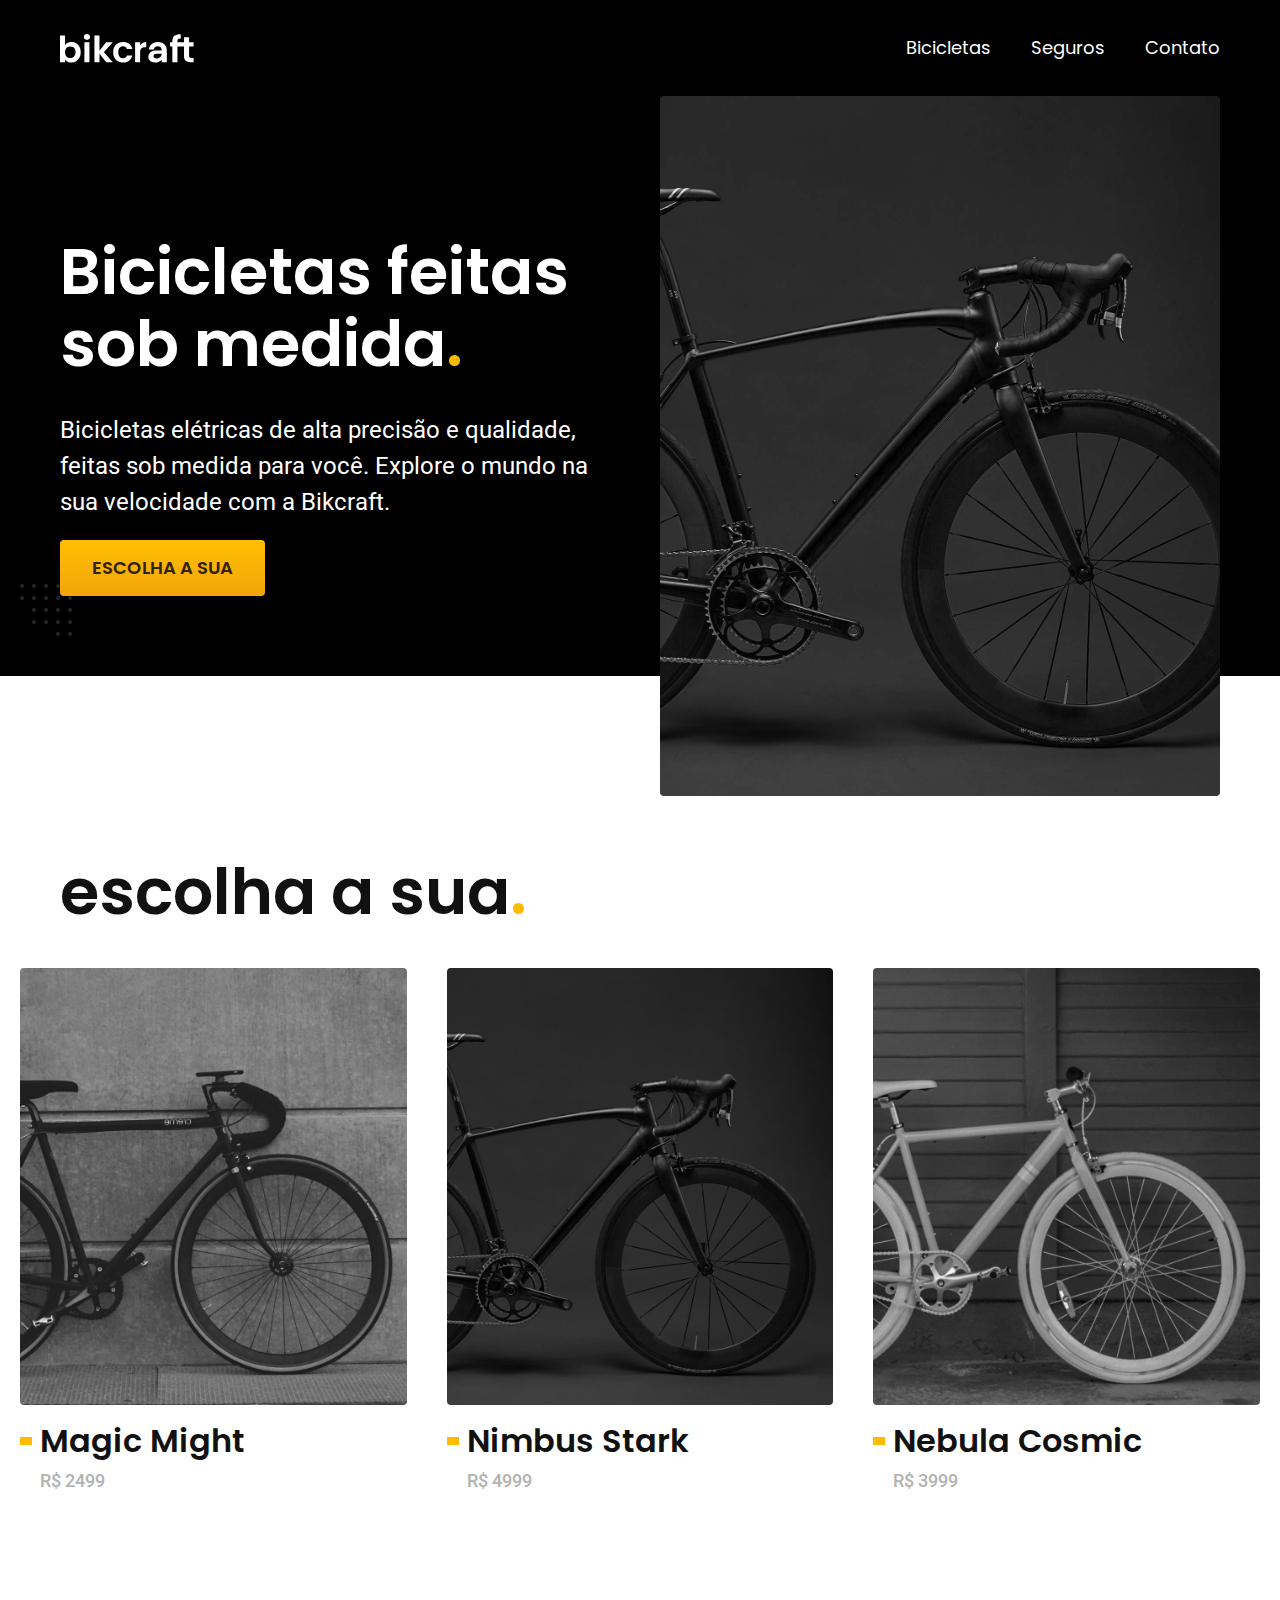
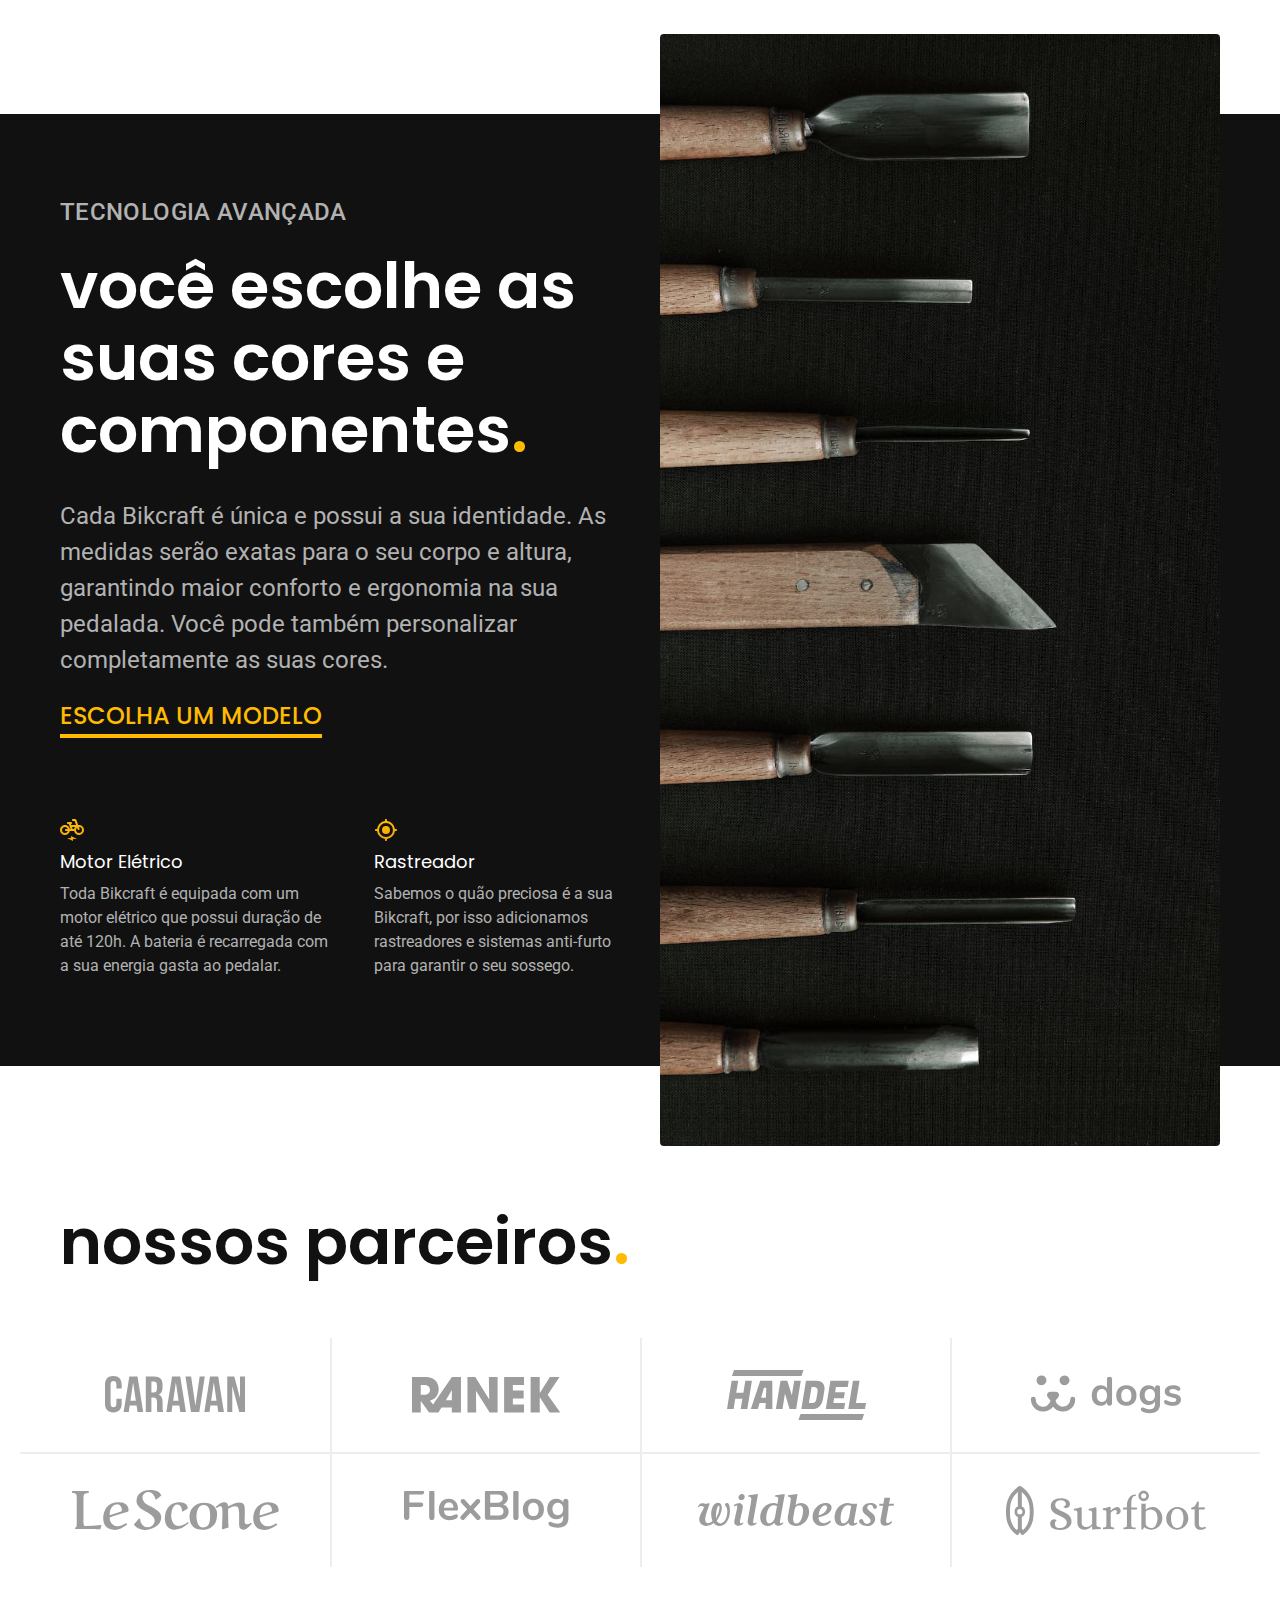
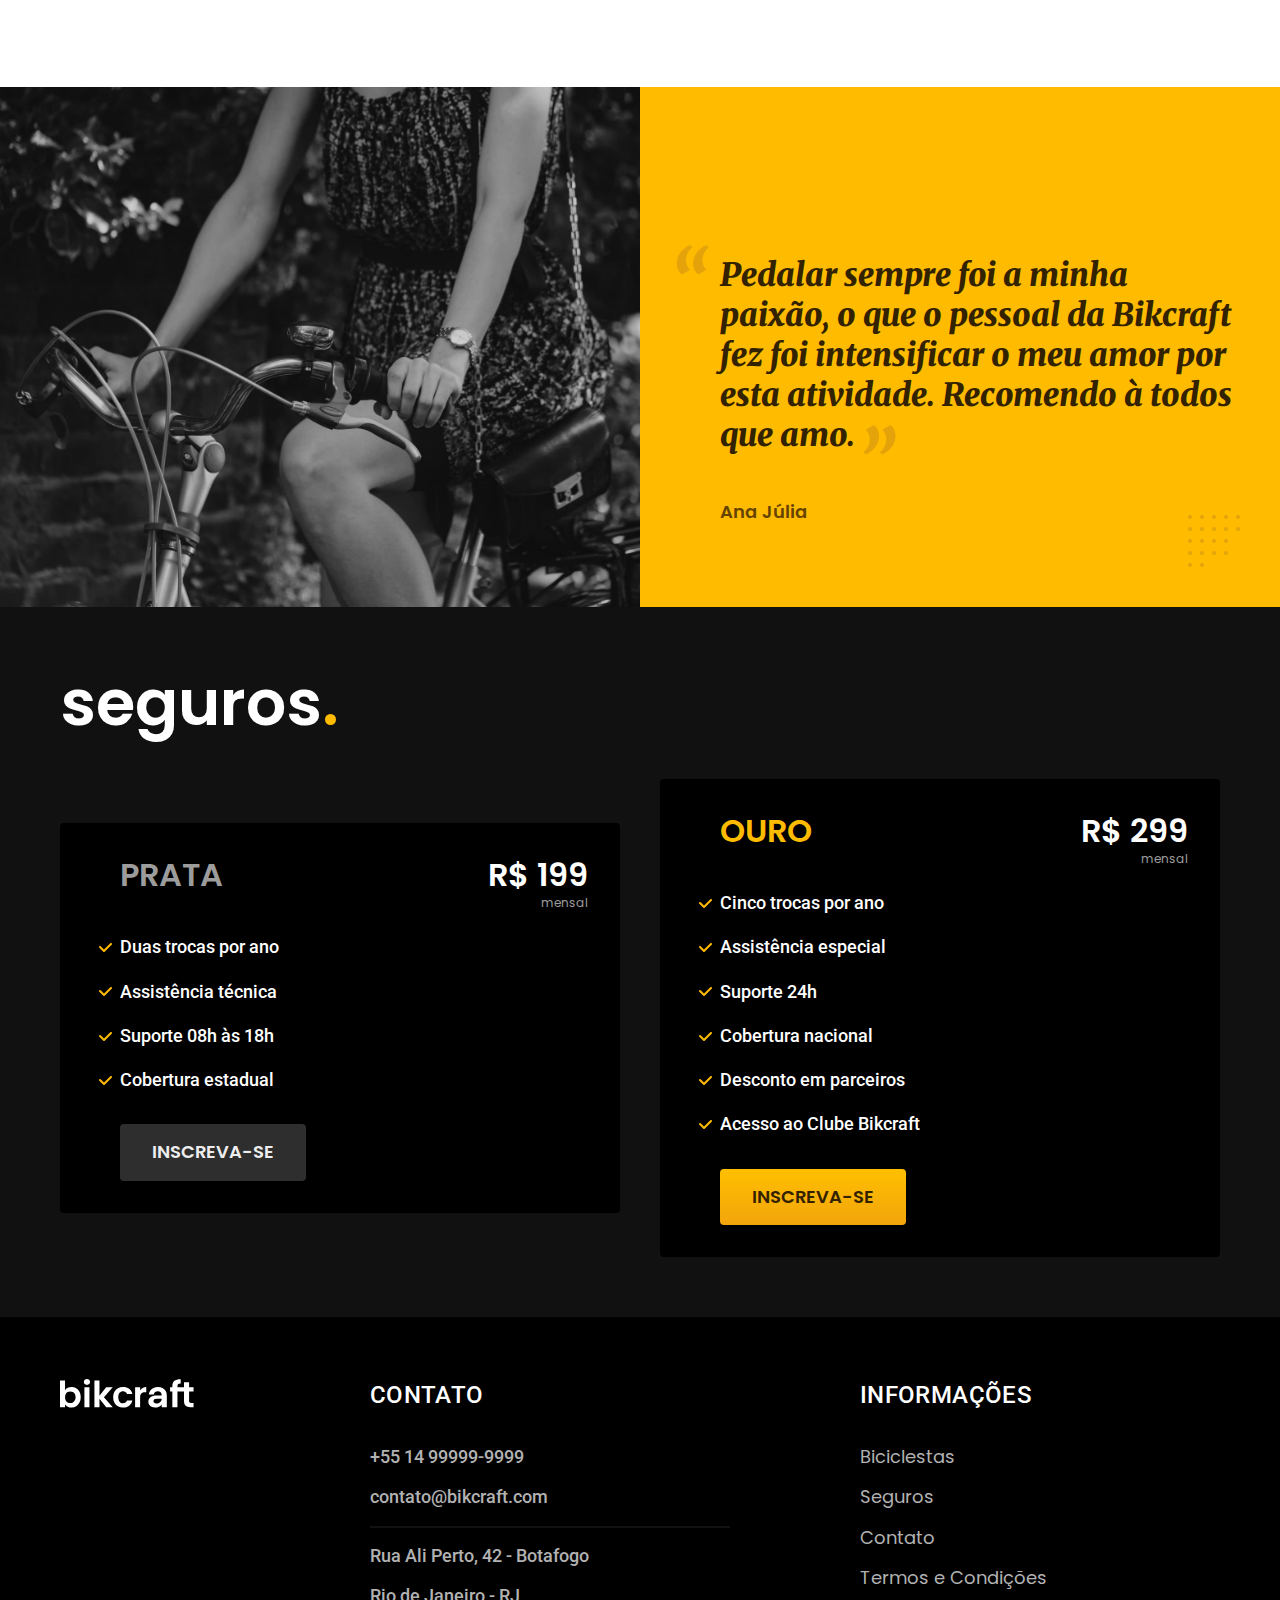
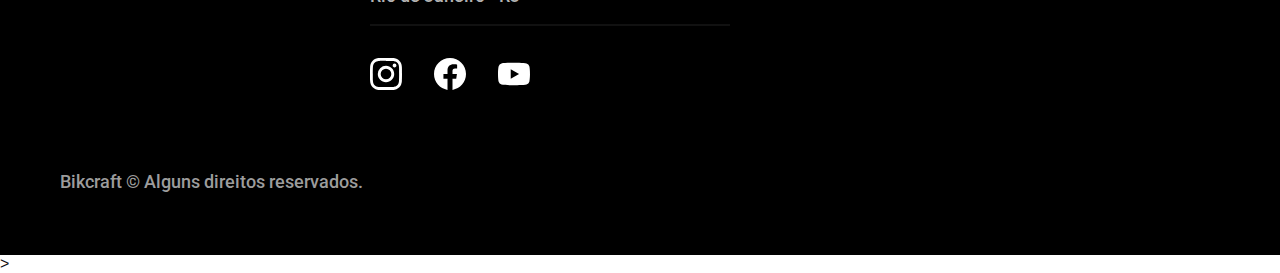
<file: index.html>
<!DOCTYPE html>
<html lang="pt-br">
  <head>
    <meta charset="UTF-8" />
    <meta name="viewport" content="width=device-width, initial-scale=1.0" />

    <title>Bikcraft - Bicicletas Elétricas</title>

    <meta
      name="description"
      content="Bicicletas elétricas de alta precisão e qualidade,  feitas sob medida para o cliente. Explore o mundo na sua velocidade com a Bikcraft."
    />

    <link rel="shortcut icon" href="./img/favicon.svg" type="image/svg+xml" />
    <link rel="preload" href="./css/style.min.css" as="style" />
    <link rel="stylesheet" href="./css/style.min.css" />

    <!-- FONTES POPPINS / ROBOTO -->
    <link rel="preconnect" href="https://fonts.googleapis.com" />
    <link rel="preconnect" href="https://fonts.gstatic.com" crossorigin />
    <link
      href="https://fonts.googleapis.com/css2?family=Merriweather:ital,wght@0,300;0,400;0,700;0,900;1,300;1,400;1,700;1,900&family=Poppins:ital,wght@0,100;0,200;0,300;0,400;0,500;0,600;0,700;0,800;0,900;1,100;1,200;1,300;1,400;1,500;1,600;1,700;1,800;1,900&family=Roboto:ital,wght@0,100;0,300;0,400;0,500;0,700;0,900;1,100;1,300;1,400;1,500;1,700;1,900&display=swap"
      rel="stylesheet"
    />

    <!-- VALIDAR SE O JS ESTA HABILITADO -->
    <script>
      document.documentElement.classList.add("js");
    </script>
  </head>

  <body>
    <header class="header-bg">
      <div class="header container">
        <a href="./">
          <img
            src="./img/bikcraft.svg"
            width="136"
            height="32"
            alt="Bikcraft"
          />
        </a>

        <nav aria-label="primaria">
          <ul class="header-menu font-1-m">
            <li><a href="./bicicletas.html">Bicicletas</a></li>
            <li><a href="./seguros.html">Seguros</a></li>
            <li><a href="./contato.html">Contato</a></li>
          </ul>
        </nav>
      </div>
    </header>

    <main class="introducao-bg">
      <div class="introducao container">
        <div class="introducao-conteudo">
          <h1 class="font-1-xxl fadeInDown" data-anime="200">
            Bicicletas feitas sob medida<span class="cor-p1">.</span>
          </h1>
          <p class="font-2-l fadeInLeft" data-anime="400">
            Bicicletas elétricas de alta precisão e qualidade, feitas sob medida
            para você. Explore o mundo na sua velocidade com a Bikcraft.
          </p>
          <a class="botao fadeInUp" href="./bicicletas.html" data-anime="600"
            >Escolha a sua</a
          >
        </div>

        <picture data-anime="800" class="fadeInRight">
          <source
            media="(max-width: 800px)"
            srcset="./img/bicicletas/nimbus.jpg"
          />
          <img
            src="./img/fotos/introducao.jpg"
            width="1280"
            height="1600"
            alt="Bicicleta elétrica preta."
          />
        </picture>
      </div>
    </main>

    <article class="bicicletas-lista">
      <h2 class="font-1-xxl container">escolha a sua<span>.</span></h2>
      <ul>
        <li>
          <a href="./bicicletas/magic.html">
            <img
              src="./img/bicicletas/magic-home.jpg"
              width="920"
              height="1040"
              alt="Bicicleta Preta"
            />
            <h3 class="font-1-xl">Magic Might</h3>
            <span class="font-2-m">R$ 2499</span>
          </a>
        </li>
        <li>
          <a href="./bicicletas/nimbus.html">
            <img
              src="./img/bicicletas/nimbus-home.jpg"
              width="920"
              height="1040"
              alt="Bicicleta Preta"
            />
            <h3 class="font-1-xl">Nimbus Stark</h3>
            <span class="font-2-m">R$ 4999</span>
          </a>
        </li>
        <li>
          <a href="./bicicletas/magic.html">
            <img
              src="./img/bicicletas/nebula-home.jpg"
              width="920"
              height="1040"
              alt="Bicicleta Preta"
            />
            <h3 class="font-1-xl">Nebula Cosmic</h3>
            <span class="font-2-m">R$ 3999</span>
          </a>
        </li>
      </ul>
    </article>

    <article class="tecnologia-bg">
      <div class="tecnologia container">
        <div class="tecnologia-conteudo">
          <span class="font-2-l-b">Tecnologia Avançada</span>
          <h2 class="font-1-xxl">
            você escolhe as suas cores e componentes<span>.</span>
          </h2>
          <p class="font-2-l">
            Cada Bikcraft é única e possui a sua identidade. As medidas serão
            exatas para o seu corpo e altura, garantindo maior conforto e
            ergonomia na sua pedalada. Você pode também personalizar
            completamente as suas cores.
          </p>
          <a class="link" href="./bicicletas.html">Escolha um modelo</a>
          <div class="tecnologia-vantagens">
            <div>
              <img
                src="./img/icones/eletrica.svg"
                width="24"
                height="24"
                alt=""
              />
              <h3 class="font-1-m">Motor Elétrico</h3>
              <p class="font-2-s">
                Toda Bikcraft é equipada com um motor elétrico que possui
                duração de até 120h. A bateria é recarregada com a sua energia
                gasta ao pedalar.
              </p>
            </div>
            <div>
              <img
                src="./img/icones/rastreador.svg"
                width="24"
                height="24"
                alt=""
              />
              <h3 class="font-1-m">Rastreador</h3>
              <p class="font-2-s">
                Sabemos o quão preciosa é a sua Bikcraft, por isso adicionamos
                rastreadores e sistemas anti-furto para garantir o seu sossego.
              </p>
            </div>
          </div>
        </div>
        <div class="tecnologia-imagem">
          <img
            src="./img/fotos/tecnologia.jpg"
            width="1200"
            height="1920"
            alt=""
          />
        </div>
      </div>
    </article>

    <section class="parceiros" aria-label="Nossos Parceiros">
      <h2 class="container font-1-xxl">nossos parceiros<span>.</span></h2>

      <ul>
        <li>
          <img
            src="./img/parceiros/caravan.svg"
            width="140"
            height="38"
            alt="caravan"
          />
        </li>
        <li>
          <img
            src="./img/parceiros/ranek.svg"
            width="149"
            height="36"
            alt="ranek"
          />
        </li>
        <li>
          <img
            src="./img/parceiros/handel.svg"
            width="139"
            height="50"
            alt="handel"
          />
        </li>
        <li>
          <img
            src="./img/parceiros/dogs.svg"
            width="152"
            height="39"
            alt="dogs"
          />
        </li>
        <li>
          <img
            src="./img/parceiros/lescone.svg"
            width="208"
            height="41"
            alt="lescone"
          />
        </li>
        <li>
          <img
            src="./img/parceiros/flexblog.svg"
            width="165"
            height="38"
            alt="flexblog"
          />
        </li>
        <li>
          <img
            src="./img/parceiros/wildbeast.svg"
            width="196"
            height="34"
            alt="wildbeast"
          />
        </li>
        <li>
          <img
            src="./img/parceiros/surfbot.svg"
            width="200"
            height="49"
            alt="surfbot"
          />
        </li>
      </ul>
    </section>

    <section class="depoimento" aria-label="Depoimento">
      <div>
        <img
          src="./img/fotos/depoimento.jpg"
          width="1560"
          height="1360"
          alt="Pessoa pedalando uma Bicicleta Bikcraft"
        />
      </div>
      <div class="depoimento-conteudo">
        <blockquote class="font-1-xl">
          <p>
            Pedalar sempre foi a minha paixão, o que o pessoal da Bikcraft fez
            foi intensificar o meu amor por esta atividade. Recomendo à todos
            que amo.
          </p>
          <span class="font-1-m-b">Ana Júlia</span>
        </blockquote>
      </div>
    </section>

    <article class="seguros-bg">
      <div class="seguros container">
        <h2 class="font-1-xxl">seguros<span>.</span></h2>
        <div class="seguros-item">
          <h3 class="font-1-xl cor-6">PRATA</h3>
          <span class="font-1-xl cor-0">
            R$ 199
            <span class="font-1-xs cor-6"> mensal </span>
          </span>
          <ul class="font-2-m">
            <li>Duas trocas por ano</li>
            <li>Assistência técnica</li>
            <li>Suporte 08h às 18h</li>
            <li>Cobertura estadual</li>
          </ul>
          <a
            class="botao secundario"
            href="./orcamento.html?tipo=seguro&produto=prata"
            >Inscreva-se</a
          >
        </div>

        <div class="seguros-item">
          <h3 class="font-1-xl cor-p1">OURO</h3>
          <span class="font-1-xl cor-0">
            R$ 299
            <span class="font-1-xs cor-6"> mensal </span>
          </span>
          <ul class="font-2-m">
            <li>Cinco trocas por ano</li>
            <li>Assistência especial</li>
            <li>Suporte 24h</li>
            <li>Cobertura nacional</li>
            <li>Desconto em parceiros</li>
            <li>Acesso ao Clube Bikcraft</li>
          </ul>
          <a class="botao" href="./orcamento.html?tipo=seguro&produto=ouro"
            >Inscreva-se</a
          >
        </div>
      </div>
    </article>

    <footer class="footer-bg">
      <div class="footer container">
        <img src="./img/bikcraft.svg" width="136" height="32" alt="Bikcraft" />
        <div class="footer-contato">
          <h3 class="font-2-l-b cor-0">Contato</h3>
          <ul class="font-2-m cor-5">
            <li>
              <a href="tel:+5514999999999">+55 14 99999-9999</a>
            </li>
            <li>
              <a href="mailto:contato@bikcraft.com">contato@bikcraft.com</a>
            </li>
            <li>Rua Ali Perto, 42 - Botafogo</li>
            <li>Rio de Janeiro - RJ</li>
          </ul>
          <div class="footer-redes">
            <a href="./">
              <img
                src="./img/redes/instagram.svg"
                width="32"
                height="32"
                alt="Instagram"
              />
            </a>
            <a href="./">
              <img
                src="./img/redes/facebook.svg"
                width="32"
                height="32"
                alt="Facebook"
              />
            </a>
            <a href="./">
              <img
                src="./img/redes/youtube.svg"
                width="32"
                height="32"
                alt="Youtube"
              />
            </a>
          </div>
        </div>
        <div class="footer-informacoes">
          <h3 class="font-2-l-b cor-0">Informações</h3>
          <nav>
            <ul class="font-1-m cor-5">
              <li><a href="./bicicletas.html">Biciclestas</a></li>
              <li><a href="./seguros.html">Seguros</a></li>
              <li><a href="./contato.html">Contato</a></li>
              <li><a href="./termos.html">Termos e Condições</a></li>
            </ul>
          </nav>
        </div>
        <p class="footer-copy font-2-m cor-6">
          Bikcraft © Alguns direitos reservados.
        </p>
      </div>
    </footer>

    <script src="./js/plugins/simple-anime.js"></script>
    <script src="./js/script.js"></script>
  </body>
  >
</html>
</file>
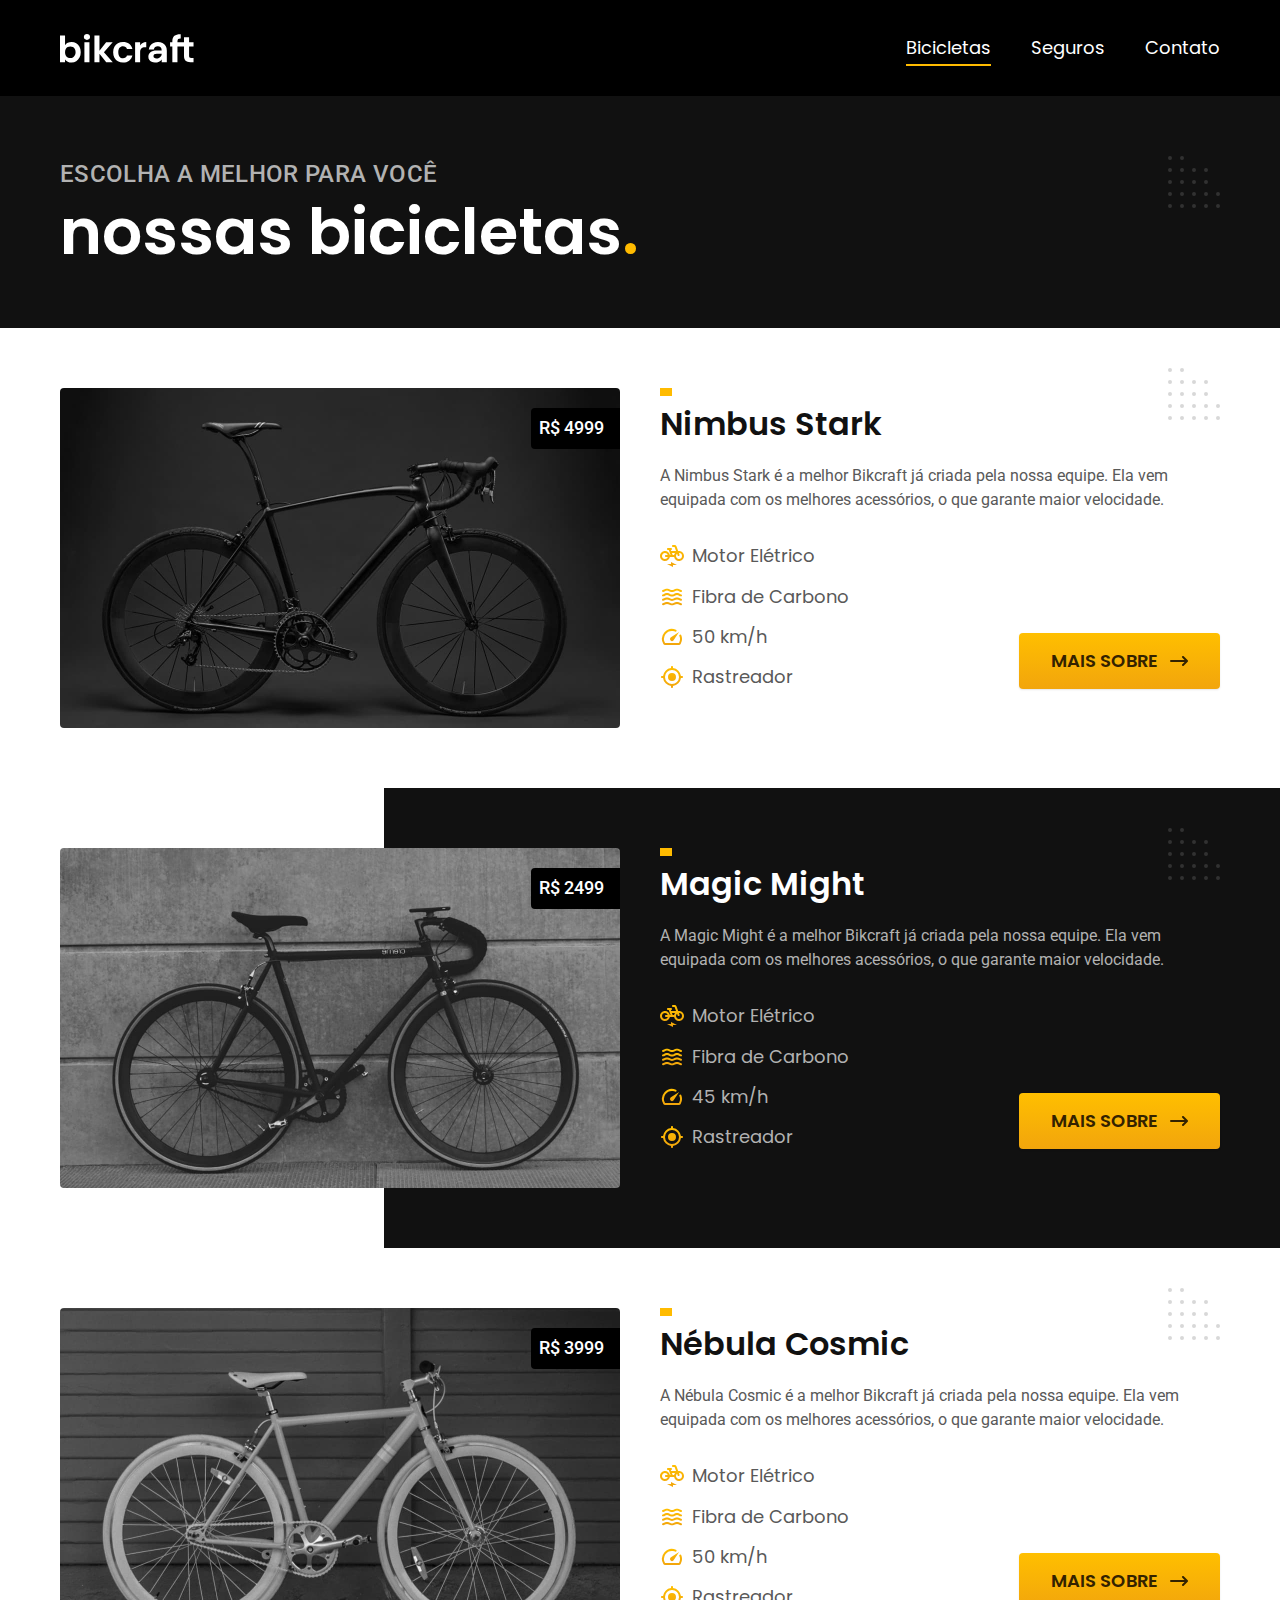
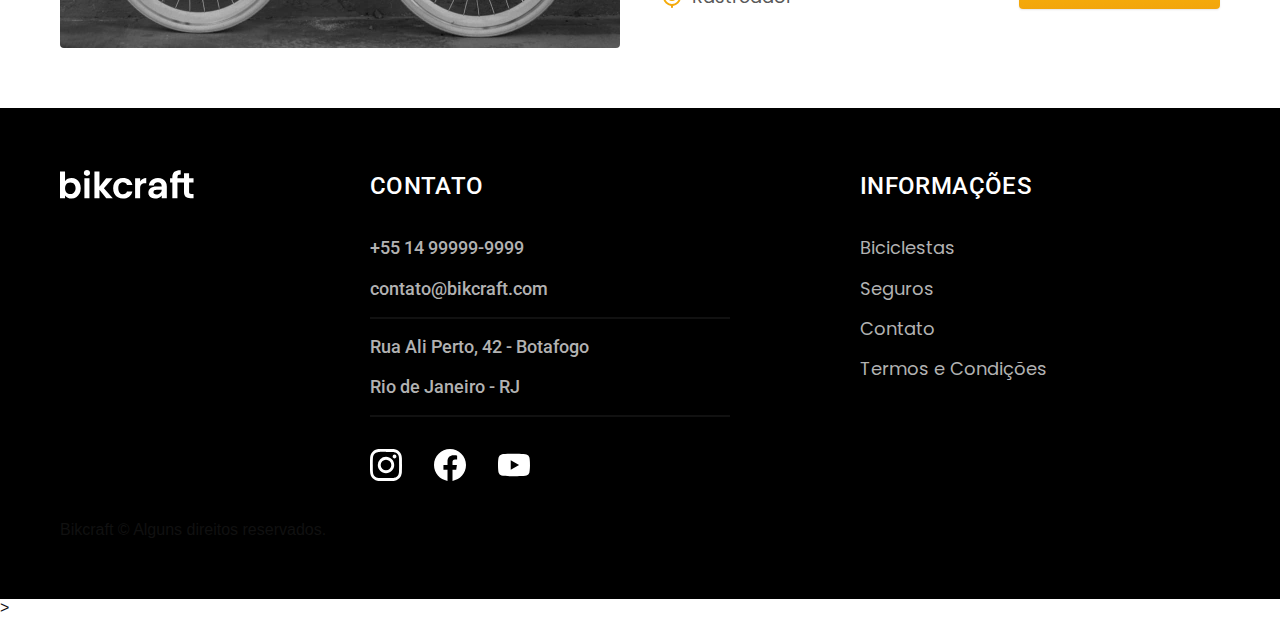
<file: bicicletas.html>
<!DOCTYPE html>
<html lang="pt-br">
  <head>
    <meta charset="UTF-8" />
    <meta name="viewport" content="width=device-width, initial-scale=1.0" />

    <title>Bicicletas | Bikcraft</title>

    <meta name="description" content="Termos e condições." />

    <link rel="shortcut icon" href="./img/favicon.svg" type="image/svg+xml" />
    <link rel="preload" href="./css/style.min.css" as="style" />
    <link rel="stylesheet" href="./css/style.min.css" />

    <!-- FONTES POPPINS / ROBOTO -->
    <link rel="preconnect" href="https://fonts.googleapis.com" />
    <link rel="preconnect" href="https://fonts.gstatic.com" crossorigin />
    <link
      href="https://fonts.googleapis.com/css2?family=Merriweather:ital,wght@0,300;0,400;0,700;0,900;1,300;1,400;1,700;1,900&family=Poppins:ital,wght@0,100;0,200;0,300;0,400;0,500;0,600;0,700;0,800;0,900;1,100;1,200;1,300;1,400;1,500;1,600;1,700;1,800;1,900&family=Roboto:ital,wght@0,100;0,300;0,400;0,500;0,700;0,900;1,100;1,300;1,400;1,500;1,700;1,900&display=swap"
      rel="stylesheet"
    />
    <!-- VALIDAR SE O JS ESTA HABILITADO -->
    <script>
      document.documentElement.classList.add("js");
    </script>
  </head>

  <body id="bicicletas">
    <header class="header-bg">
      <div class="header container">
        <a href="./">
          <img
            src="./img/bikcraft.svg"
            width="136"
            height="32"
            alt="Bikcraft"
          />
        </a>

        <nav aria-label="primaria">
          <ul class="header-menu font-1-m">
            <li><a href="./bicicletas.html">Bicicletas</a></li>
            <li><a href="./seguros.html">Seguros</a></li>
            <li><a href="./contato.html">Contato</a></li>
          </ul>
        </nav>
      </div>
    </header>

    <main>
      <div class="titulo-bg">
        <div class="titulo container">
          <p class="font-2-l-b cor-5">Escolha a melhor para você</p>
          <h1 class="font-1-xxl cor-0">
            nossas bicicletas<span class="cor-p1">.</span>
          </h1>
        </div>
      </div>

      <div class="bicicletas-bg">
        <div class="bicicletas container">
          <div class="bicicletas-imagem">
            <img
              src="./img/bicicletas/nimbus.jpg"
              width="1120"
              height="680"
              alt="Bicicleta preta"
            />
            <span class="font-2-m cor-0">R$ 4999</span>
          </div>
          <div class="bicicletas-conteudo">
            <h2 class="font-1-xl">Nimbus Stark</h2>
            <p class="font-2-s cor-8">
              A Nimbus Stark é a melhor Bikcraft já criada pela nossa equipe.
              Ela vem equipada com os melhores acessórios, o que garante maior
              velocidade.
            </p>
            <ul class="font-1-m cor-8">
              <li>
                <img src="./img/icones/eletrica.svg" alt="" />Motor Elétrico
              </li>
              <li>
                <img src="./img/icones/carbono.svg" alt="" />Fibra de Carbono
              </li>
              <li><img src="./img/icones/velocidade.svg" alt="" />50 km/h</li>
              <li>
                <img src="./img/icones/rastreador.svg" alt="" />Rastreador
              </li>
            </ul>
            <a class="botao seta" href="./bicicletas/nimbus.html">Mais Sobre</a>
          </div>
        </div>
      </div>
      <div class="bicicletas-bg">
        <div class="bicicletas container">
          <div class="bicicletas-imagem">
            <img src="./img/bicicletas/magic.jpg" alt="Bicicleta preta" />
            <span class="font-2-m cor-0">R$ 2499</span>
          </div>
          <div class="bicicletas-conteudo">
            <h2 class="font-1-xl cor-0">Magic Might</h2>
            <p class="font-2-s cor-5">
              A Magic Might é a melhor Bikcraft já criada pela nossa equipe. Ela
              vem equipada com os melhores acessórios, o que garante maior
              velocidade.
            </p>
            <ul class="font-1-m cor-5">
              <li>
                <img src="./img/icones/eletrica.svg" alt="" />Motor Elétrico
              </li>
              <li>
                <img src="./img/icones/carbono.svg" alt="" />Fibra de Carbono
              </li>
              <li><img src="./img/icones/velocidade.svg" alt="" />45 km/h</li>
              <li>
                <img src="./img/icones/rastreador.svg" alt="" />Rastreador
              </li>
            </ul>
            <a class="botao seta" href="./bicicletas/magic.html">Mais Sobre</a>
          </div>
        </div>
      </div>
      <div class="bicicletas-bg">
        <div class="bicicletas container">
          <div class="bicicletas-imagem">
            <img src="./img/bicicletas/nebula.jpg" alt="Bicicleta preta" />
            <span class="font-2-m cor-0">R$ 3999</span>
          </div>
          <div class="bicicletas-conteudo">
            <h2 class="font-1-xl">Nébula Cosmic</h2>
            <p class="font-2-s cor-8">
              A Nébula Cosmic é a melhor Bikcraft já criada pela nossa equipe.
              Ela vem equipada com os melhores acessórios, o que garante maior
              velocidade.
            </p>
            <ul class="font-1-m cor-8">
              <li>
                <img src="./img/icones/eletrica.svg" alt="" />Motor Elétrico
              </li>
              <li>
                <img src="./img/icones/carbono.svg" alt="" />Fibra de Carbono
              </li>
              <li><img src="./img/icones/velocidade.svg" alt="" />50 km/h</li>
              <li>
                <img src="./img/icones/rastreador.svg" alt="" />Rastreador
              </li>
            </ul>
            <a class="botao seta" href="./bicicletas/nebula.html">Mais Sobre</a>
          </div>
        </div>
      </div>
    </main>

    <footer class="footer-bg">
      <div class="footer container">
        <img src="./img/bikcraft.svg" alt="Bikcraft" />
        <div class="footer-contato">
          <h3 class="font-2-l-b cor-0">Contato</h3>
          <ul class="font-2-m cor-5">
            <li>
              <a href="tel:+5514999999999">+55 14 99999-9999</a>
            </li>
            <li>
              <a href="mailto:contato@bikcraft.com">contato@bikcraft.com</a>
            </li>
            <li>Rua Ali Perto, 42 - Botafogo</li>
            <li>Rio de Janeiro - RJ</li>
          </ul>
          <div class="footer-redes">
            <a href="./">
              <img src="./img/redes/instagram.svg" alt="Instagram" />
            </a>
            <a href="./">
              <img src="./img/redes/facebook.svg" alt="Facebook" />
            </a>
            <a href="./">
              <img src="./img/redes/youtube.svg" alt="Youtube" />
            </a>
          </div>
        </div>
        <div class="footer-informacoes">
          <h3 class="font-2-l-b cor-0">Informações</h3>
          <nav>
            <ul class="font-1-m cor-5">
              <li><a href="./bicicletas.html">Biciclestas</a></li>
              <li><a href="./seguros.html">Seguros</a></li>
              <li><a href="./contato.html">Contato</a></li>
              <li><a href="./termos.html">Termos e Condições</a></li>
            </ul>
          </nav>
        </div>
        <p>Bikcraft © Alguns direitos reservados.</p>
      </div>
    </footer>

    <script src="./js/script.js"></script>
  </body>
  >
</html>
</file>
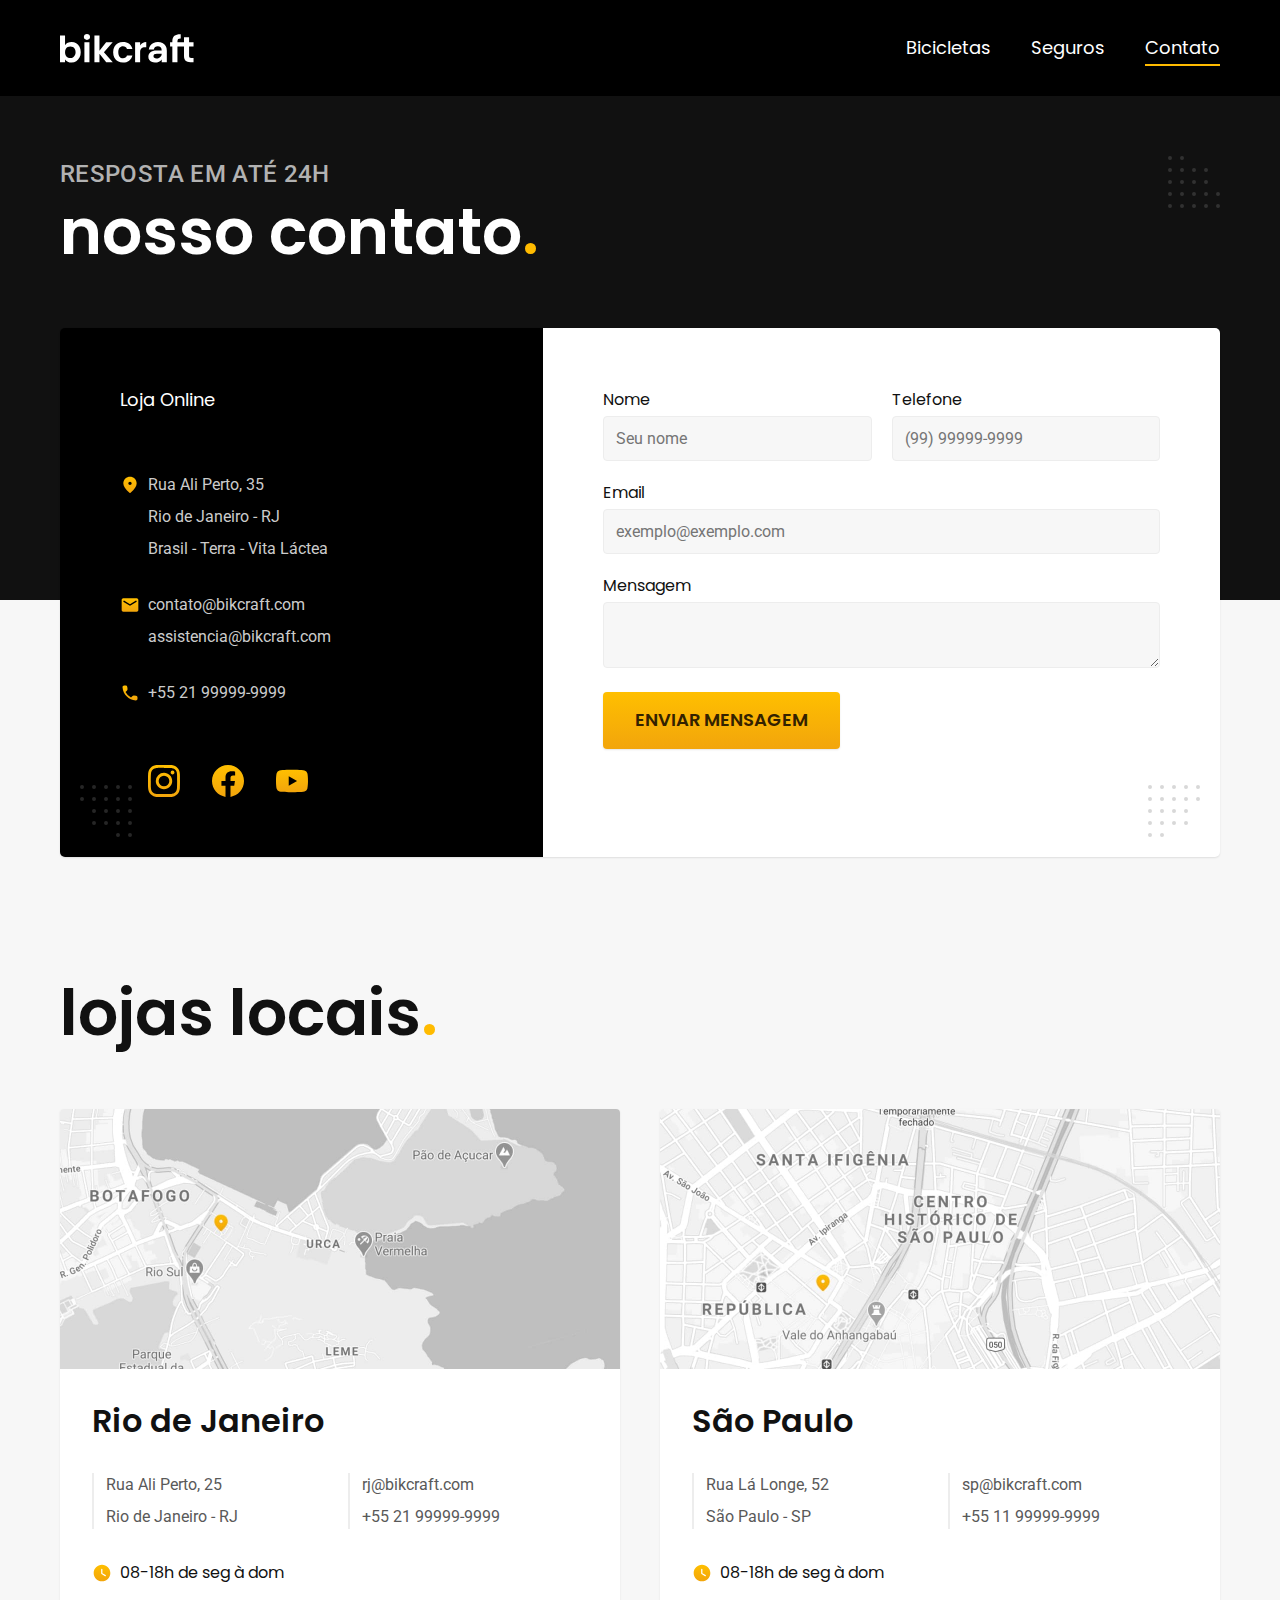
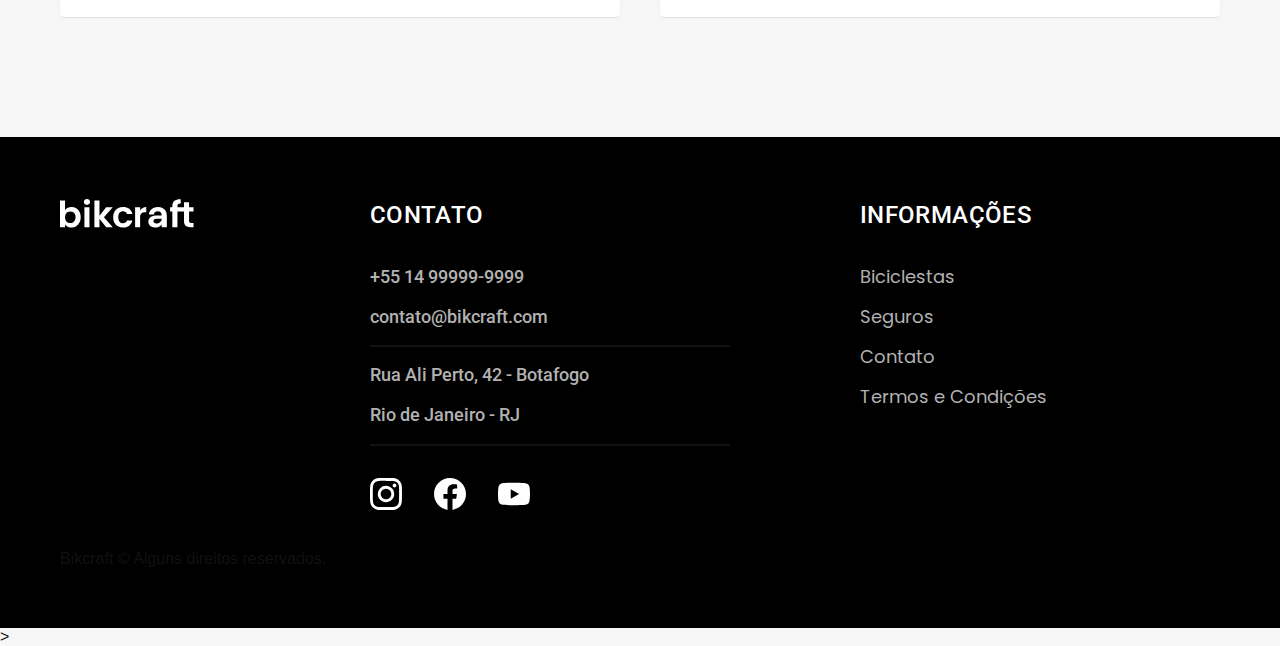
<file: contato.html>
<!DOCTYPE html>
<html lang="pt-br">
  <head>
    <meta charset="UTF-8" />
    <meta name="viewport" content="width=device-width, initial-scale=1.0" />

    <title>Contato | Bikcraft</title>

    <meta name="description" content="Contato." />

    <link rel="shortcut icon" href="./img/favicon.svg" type="image/svg+xml" />
    <link rel="preload" href="./css/style.min.css" as="style" />
    <link rel="stylesheet" href="./css/style.min.css" />

    <!-- FONTES POPPINS / ROBOTO -->
    <link rel="preconnect" href="https://fonts.googleapis.com" />
    <link rel="preconnect" href="https://fonts.gstatic.com" crossorigin />
    <link
      href="https://fonts.googleapis.com/css2?family=Merriweather:ital,wght@0,300;0,400;0,700;0,900;1,300;1,400;1,700;1,900&family=Poppins:ital,wght@0,100;0,200;0,300;0,400;0,500;0,600;0,700;0,800;0,900;1,100;1,200;1,300;1,400;1,500;1,600;1,700;1,800;1,900&family=Roboto:ital,wght@0,100;0,300;0,400;0,500;0,700;0,900;1,100;1,300;1,400;1,500;1,700;1,900&display=swap"
      rel="stylesheet"
    />
    <!-- VALIDAR SE O JS ESTA HABILITADO -->
    <script>
      document.documentElement.classList.add("js");
    </script>
  </head>

  <body id="contato">
    <header class="header-bg">
      <div class="header container">
        <a href="./">
          <img src="./img/bikcraft.svg" alt="Bikcraft" />
        </a>

        <nav aria-label="primaria">
          <ul class="header-menu font-1-m">
            <li><a href="./bicicletas.html">Bicicletas</a></li>
            <li><a href="./seguros.html">Seguros</a></li>
            <li><a href="./contato.html">Contato</a></li>
          </ul>
        </nav>
      </div>
    </header>

    <main>
      <div class="titulo-bg">
        <div class="titulo container">
          <p class="font-2-l-b cor-5">Resposta em até 24h</p>
          <h1 class="font-1-xxl cor-0">
            nosso contato<span class="cor-p1">.</span>
          </h1>
        </div>
      </div>

      <div class="contato container">
        <section class="contato-dados" aria-label="Endereço">
          <h2 class="font-1-m cor-0">Loja Online</h2>
          <div class="contato-endereco font-2-s cor-4">
            <p>Rua Ali Perto, 35</p>
            <p>Rio de Janeiro - RJ</p>
            <p>Brasil - Terra - Vita Láctea</p>
          </div>

          <address class="contato-meios font-2-s cor-4">
            <a href="mailto:contato@bikcraft.com">contato@bikcraft.com</a>
            <a href="mailto:assistencia@bikcraft.com">
              assistencia@bikcraft.com
            </a>
            <a href="tel:+5521999999999">+55 21 99999-9999</a>
          </address>

          <div class="contato-redes">
            <a href="./">
              <img src="./img/redes/instagram-p.svg" alt="Instagram" />
            </a>
            <a href="./">
              <img src="./img/redes/facebook-p.svg" alt="Facebook" />
            </a>
            <a href="./">
              <img src="./img/redes/youtube-p.svg" alt="Youtube" />
            </a>
          </div>
        </section>

        <section class="contato-formulario" aria-label="Formulário">
          <form class="form" action="./enviar.php" method="post">
            <div>
              <label for="nome">Nome</label>
              <input type="text" id="nome" name="nome" placeholder="Seu nome" />
            </div>
            <div>
              <label for="telefone">Telefone</label>
              <input
                type="text"
                id="telefone"
                name="telefone"
                placeholder="(99) 99999-9999"
              />
            </div>
            <div class="col-2">
              <label for="email">Email</label>
              <input
                type="email"
                id="email"
                name="email"
                placeholder="exemplo@exemplo.com"
                required
              />
            </div>
            <div class="col-2">
              <label for="mensagem">Mensagem</label>
              <textarea
                rows="5"
                id="mensagem"
                name="mensagem"
                placeholder="O que você precisa?"
              >
              </textarea>
            </div>
            <button class="botao col-2">Enviar Mensagem</button>
          </form>
        </section>
      </div>
    </main>

    <article class="lojas container">
      <h2 class="font-1-xxl">lojas locais<span class="cor-p1">.</span></h2>
      <div class="lojas-item">
        <img
          src="./img/lojas/rj.jpg"
          alt="Mapa marcando o endereço em Rua Ali Perto, 25 - Rio de Janeiro - RJ"
        />
        <div class="lojas-conteudo">
          <h3 class="font-1-xl">Rio de Janeiro</h3>
          <div class="lojas-dados font-2-s cor-8">
            <p>Rua Ali Perto, 25</p>
            <p>Rio de Janeiro - RJ</p>
          </div>
          <div class="lojas-dados font-2-s cor-8">
            <a href="mailto:rj@bikcraft.com"> rj@bikcraft.com </a>
            <a href="tel:+5521999999999">+55 21 99999-9999</a>
          </div>
          <p class="lojas-tempo font-1-s">
            <img src="./img/icones/horario.svg" alt="" />08-18h de seg à dom
          </p>
        </div>
      </div>

      <div class="lojas-item">
        <img
          src="./img/lojas/sp.jpg"
          alt="Mapa marcando o endereço em Rua Lá Longe, 52 - São Paulo - SP"
        />
        <div class="lojas-conteudo">
          <h3 class="font-1-xl">São Paulo</h3>
          <div class="lojas-dados font-2-s cor-8">
            <p>Rua Lá Longe, 52</p>
            <p>São Paulo - SP</p>
          </div>
          <div class="lojas-dados font-2-s cor-8">
            <a href="mailto:rj@bikcraft.com"> sp@bikcraft.com </a>
            <a href="tel:+5521999999999">+55 11 99999-9999</a>
          </div>
          <p class="lojas-tempo font-1-s">
            <img src="./img/icones/horario.svg" alt="" />08-18h de seg à dom
          </p>
        </div>
      </div>
    </article>

    <footer class="footer-bg">
      <div class="footer container">
        <img src="./img/bikcraft.svg" alt="Bikcraft" />
        <div class="footer-contato">
          <h3 class="font-2-l-b cor-0">Contato</h3>
          <ul class="font-2-m cor-5">
            <li>
              <a href="tel:+5514999999999">+55 14 99999-9999</a>
            </li>
            <li>
              <a href="mailto:contato@bikcraft.com">contato@bikcraft.com</a>
            </li>
            <li>Rua Ali Perto, 42 - Botafogo</li>
            <li>Rio de Janeiro - RJ</li>
          </ul>
          <div class="footer-redes">
            <a href="./">
              <img src="./img/redes/instagram.svg" alt="Instagram" />
            </a>
            <a href="./">
              <img src="./img/redes/facebook.svg" alt="Facebook" />
            </a>
            <a href="./">
              <img src="./img/redes/youtube.svg" alt="Youtube" />
            </a>
          </div>
        </div>
        <div class="footer-informacoes">
          <h3 class="font-2-l-b cor-0">Informações</h3>
          <nav>
            <ul class="font-1-m cor-5">
              <li><a href="./bicicletas.html">Biciclestas</a></li>
              <li><a href="./seguros.html">Seguros</a></li>
              <li><a href="./contato.html">Contato</a></li>
              <li><a href="./termos.html">Termos e Condições</a></li>
            </ul>
          </nav>
        </div>
        <p>Bikcraft © Alguns direitos reservados.</p>
      </div>
    </footer>

    <script src="./js/script.js"></script>
    <script src="./js/formulario.js"></script>
  </body>
  >
</html>
</file>
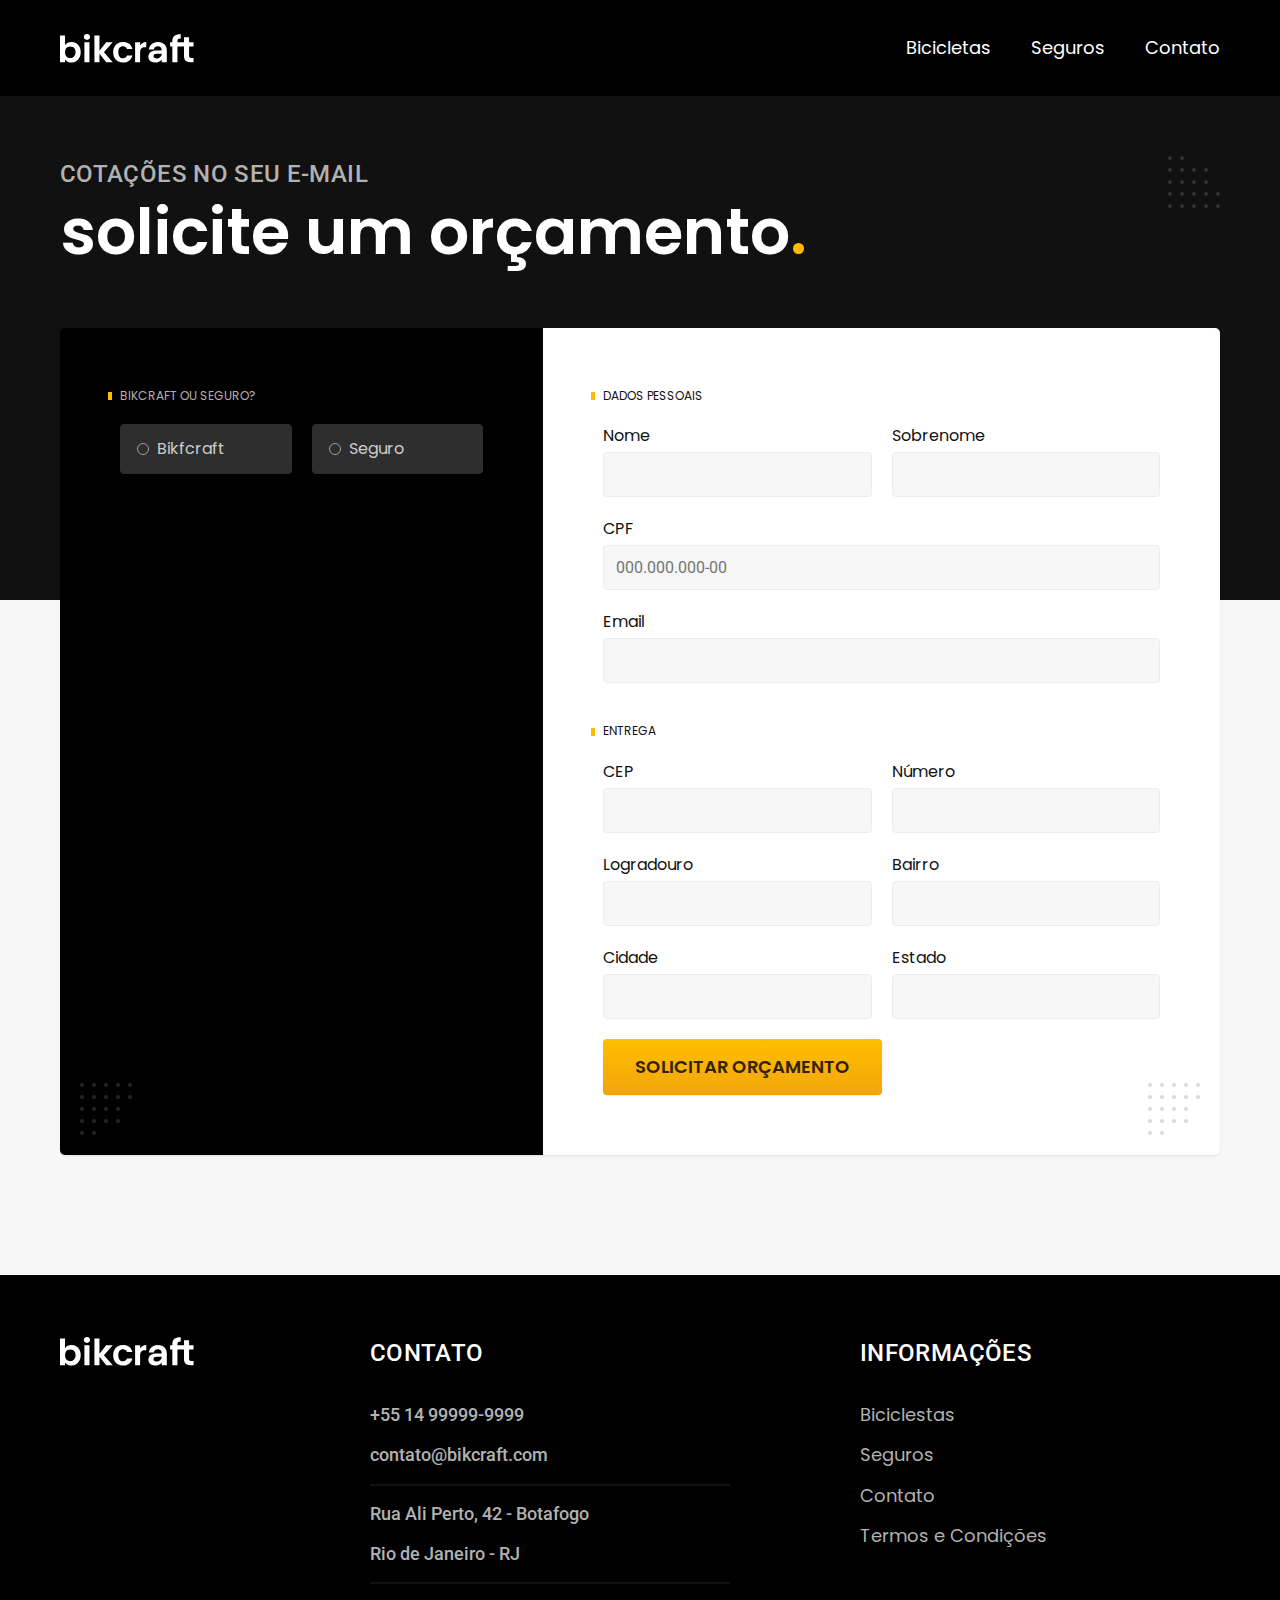
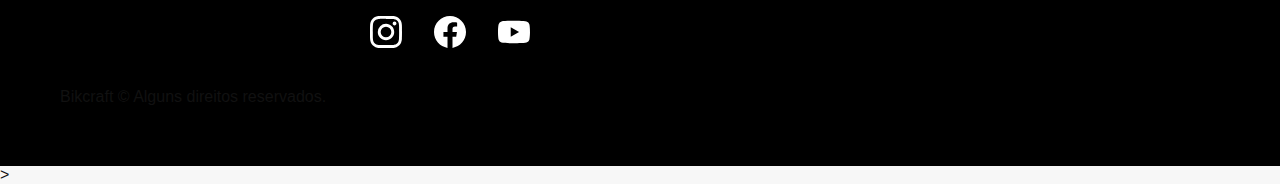
<file: orcamento.html>
<!DOCTYPE html>
<html lang="pt-br">
  <head>
    <meta charset="UTF-8" />
    <meta name="viewport" content="width=device-width, initial-scale=1.0" />

    <title>Orçamento | Bikcraft</title>

    <meta name="description" content="Termos e condições." />

    <link rel="shortcut icon" href="./img/favicon.svg" type="image/svg+xml" />
    <link rel="preload" href="./css/style.min.css" as="style" />
    <link rel="stylesheet" href="./css/style.min.css" />

    <!-- FONTES POPPINS / ROBOTO -->
    <link rel="preconnect" href="https://fonts.googleapis.com" />
    <link rel="preconnect" href="https://fonts.gstatic.com" crossorigin />
    <link
      href="https://fonts.googleapis.com/css2?family=Merriweather:ital,wght@0,300;0,400;0,700;0,900;1,300;1,400;1,700;1,900&family=Poppins:ital,wght@0,100;0,200;0,300;0,400;0,500;0,600;0,700;0,800;0,900;1,100;1,200;1,300;1,400;1,500;1,600;1,700;1,800;1,900&family=Roboto:ital,wght@0,100;0,300;0,400;0,500;0,700;0,900;1,100;1,300;1,400;1,500;1,700;1,900&display=swap"
      rel="stylesheet"
    />
    <!-- VALIDAR SE O JS ESTA HABILITADO -->
    <script>
      document.documentElement.classList.add("js");
    </script>
  </head>

  <body id="orcamento">
    <header class="header-bg">
      <div class="header container">
        <a href="./">
          <img src="./img/bikcraft.svg" alt="Bikcraft" />
        </a>

        <nav aria-label="primaria">
          <ul class="header-menu font-1-m">
            <li><a href="./bicicletas.html">Bicicletas</a></li>
            <li><a href="./seguros.html">Seguros</a></li>
            <li><a href="./contato.html">Contato</a></li>
          </ul>
        </nav>
      </div>
    </header>

    <main>
      <div class="titulo-bg">
        <div class="titulo container">
          <p class="font-2-l-b cor-5">Cotações no seu e-mail</p>
          <h1 class="font-1-xxl cor-0">
            solicite um orçamento<span class="cor-p1">.</span>
          </h1>
        </div>
      </div>

      <form class="orcamento container" action="./enviar.php" method="post">
        <div class="orcamento-produto">
          <h2 class="font-1-xs cor-5">Bikcraft ou Seguro?</h2>

          <input type="radio" name="tipo" value="bikcraft" id="bikcraft" />
          <label for="bikcraft">Bikfcraft</label>

          <input type="radio" name="tipo" value="seguro" id="seguro" />
          <label for="seguro">Seguro</label>

          <div class="orcamento-conteudo" id="orcamento-bikcraft">
            <h2 class="font-1-xs cor-5">Escolha a sua</h2>

            <input type="radio" name="produto" value="nimbus" id="nimbus" />
            <label for="nimbus">Nimbus Stark <span>R$ 4999</span></label>
            <div class="orcamento-detalhes">
              <ul class="font-1-xs cor-8">
                <li>
                  <img src="./img/icones/eletrica.svg" alt="" />Motor Elétrico
                </li>
                <li>
                  <img src="./img/icones/carbono.svg" alt="" />Fibra de Carbono
                </li>
                <li><img src="./img/icones/velocidade.svg" alt="" />50 km/h</li>
                <li>
                  <img src="./img/icones/rastreador.svg" alt="" />Rastreador
                </li>
                <img src="./img/bicicletas/nimbus.jpg" alt="Bicicleta Preta" />
              </ul>
            </div>

            <input type="radio" name="produto" value="magic" id="magic" />
            <label for="magic">Magic Might <span>R$ 2999</span></label>
            <div class="orcamento-detalhes">
              <ul class="font-1-xs cor-8">
                <li>
                  <img src="./img/icones/eletrica.svg" alt="" />Motor Elétrico
                </li>
                <li>
                  <img src="./img/icones/carbono.svg" alt="" />Fibra de Carbono
                </li>
                <li><img src="./img/icones/velocidade.svg" alt="" />45 km/h</li>
                <li>
                  <img src="./img/icones/rastreador.svg" alt="" />Rastreador
                </li>
                <img src="./img/bicicletas/magic.jpg" alt="Bicicleta Preta" />
              </ul>
            </div>

            <input type="radio" name="produto" value="nebula" id="nebula" />
            <label for="nebula">Nebula Cosmic <span>R$ 3999</span></label>
            <div class="orcamento-detalhes">
              <ul class="font-1-xs cor-8">
                <li>
                  <img src="./img/icones/eletrica.svg" alt="" />Motor Elétrico
                </li>
                <li>
                  <img src="./img/icones/carbono.svg" alt="" />Fibra de Carbono
                </li>
                <li><img src="./img/icones/velocidade.svg" alt="" />40 km/h</li>
                <li>
                  <img src="./img/icones/rastreador.svg" alt="" />Rastreador
                </li>
                <img src="./img/bicicletas/nebula.jpg" alt="Bicicleta Branca" />
              </ul>
            </div>
          </div>

          <div class="orcamento-conteudo" id="orcamento-seguro">
            <h2 class="font-1-xs cor-5">Escolha o plano</h2>

            <input type="radio" name="produto" value="Prata" id="Prata" />
            <label for="Prata">Prata <span>R$ 199</span></label>

            <input type="radio" name="produto" value="ouro" id="ouro" />
            <label for="ouro">Ouro Cosmic <span>R$ 299</span></label>
          </div>
        </div>

        <div class="orcamento-dados form">
          <h2 class="font-1-xs cor-9 col-2">dados pessoais</h2>
          <div>
            <label for="nome">Nome</label>
            <input type="text" id="nome" name="nome" />
          </div>
          <div>
            <label for="sobrenome">Sobrenome</label>
            <input type="text" id="sobrenome" name="sobrenome" />
          </div>
          <div class="col-2">
            <label for="cpf">CPF</label>
            <input
              type="text"
              id="cpf"
              name="cpf"
              placeholder="000.000.000-00"
            />
          </div>
          <div class="col-2">
            <label for="email">Email</label>
            <input type="email" id="email" name="email" required />
          </div>
          <h2 class="font-1-xs cor-9 col-2">entrega</h2>
          <div>
            <label for="cep">CEP</label>
            <input type="text" id="cep" name="cep" />
          </div>
          <div>
            <label for="numero">Número</label>
            <input type="text" id="numero" name="numero" />
          </div>
          <div>
            <label for="logradouro">Logradouro</label>
            <input type="text" id="logradouro" name="logradouro" />
          </div>
          <div>
            <label for="bairro">Bairro</label>
            <input type="text" id="bairro" name="bairro" />
          </div>
          <div>
            <label for="cidade">Cidade</label>
            <input type="text" id="cidade" name="cidade" />
          </div>
          <div>
            <label for="estado">Estado</label>
            <input type="text" id="estado" name="estado" />
          </div>
          <button class="botao col-2">Solicitar Orçamento</button>
        </div>
      </form>
    </main>

    <footer class="footer-bg">
      <div class="footer container">
        <img src="./img/bikcraft.svg" alt="Bikcraft" />
        <div class="footer-contato">
          <h3 class="font-2-l-b cor-0">Contato</h3>
          <ul class="font-2-m cor-5">
            <li>
              <a href="tel:+5514999999999">+55 14 99999-9999</a>
            </li>
            <li>
              <a href="mailto:contato@bikcraft.com">contato@bikcraft.com</a>
            </li>
            <li>Rua Ali Perto, 42 - Botafogo</li>
            <li>Rio de Janeiro - RJ</li>
          </ul>
          <div class="footer-redes">
            <a href="./">
              <img src="./img/redes/instagram.svg" alt="Instagram" />
            </a>
            <a href="./">
              <img src="./img/redes/facebook.svg" alt="Facebook" />
            </a>
            <a href="./">
              <img src="./img/redes/youtube.svg" alt="Youtube" />
            </a>
          </div>
        </div>
        <div class="footer-informacoes">
          <h3 class="font-2-l-b cor-0">Informações</h3>
          <nav>
            <ul class="font-1-m cor-5">
              <li><a href="./bicicletas.html">Biciclestas</a></li>
              <li><a href="./seguros.html">Seguros</a></li>
              <li><a href="./contato.html">Contato</a></li>
              <li><a href="./termos.html">Termos e Condições</a></li>
            </ul>
          </nav>
        </div>
        <p>Bikcraft © Alguns direitos reservados.</p>
      </div>
    </footer>

    <script src="./js/script.js"></script>
    <script src="./js/formulario.js"></script>
  </body>
  >
</html>
</file>
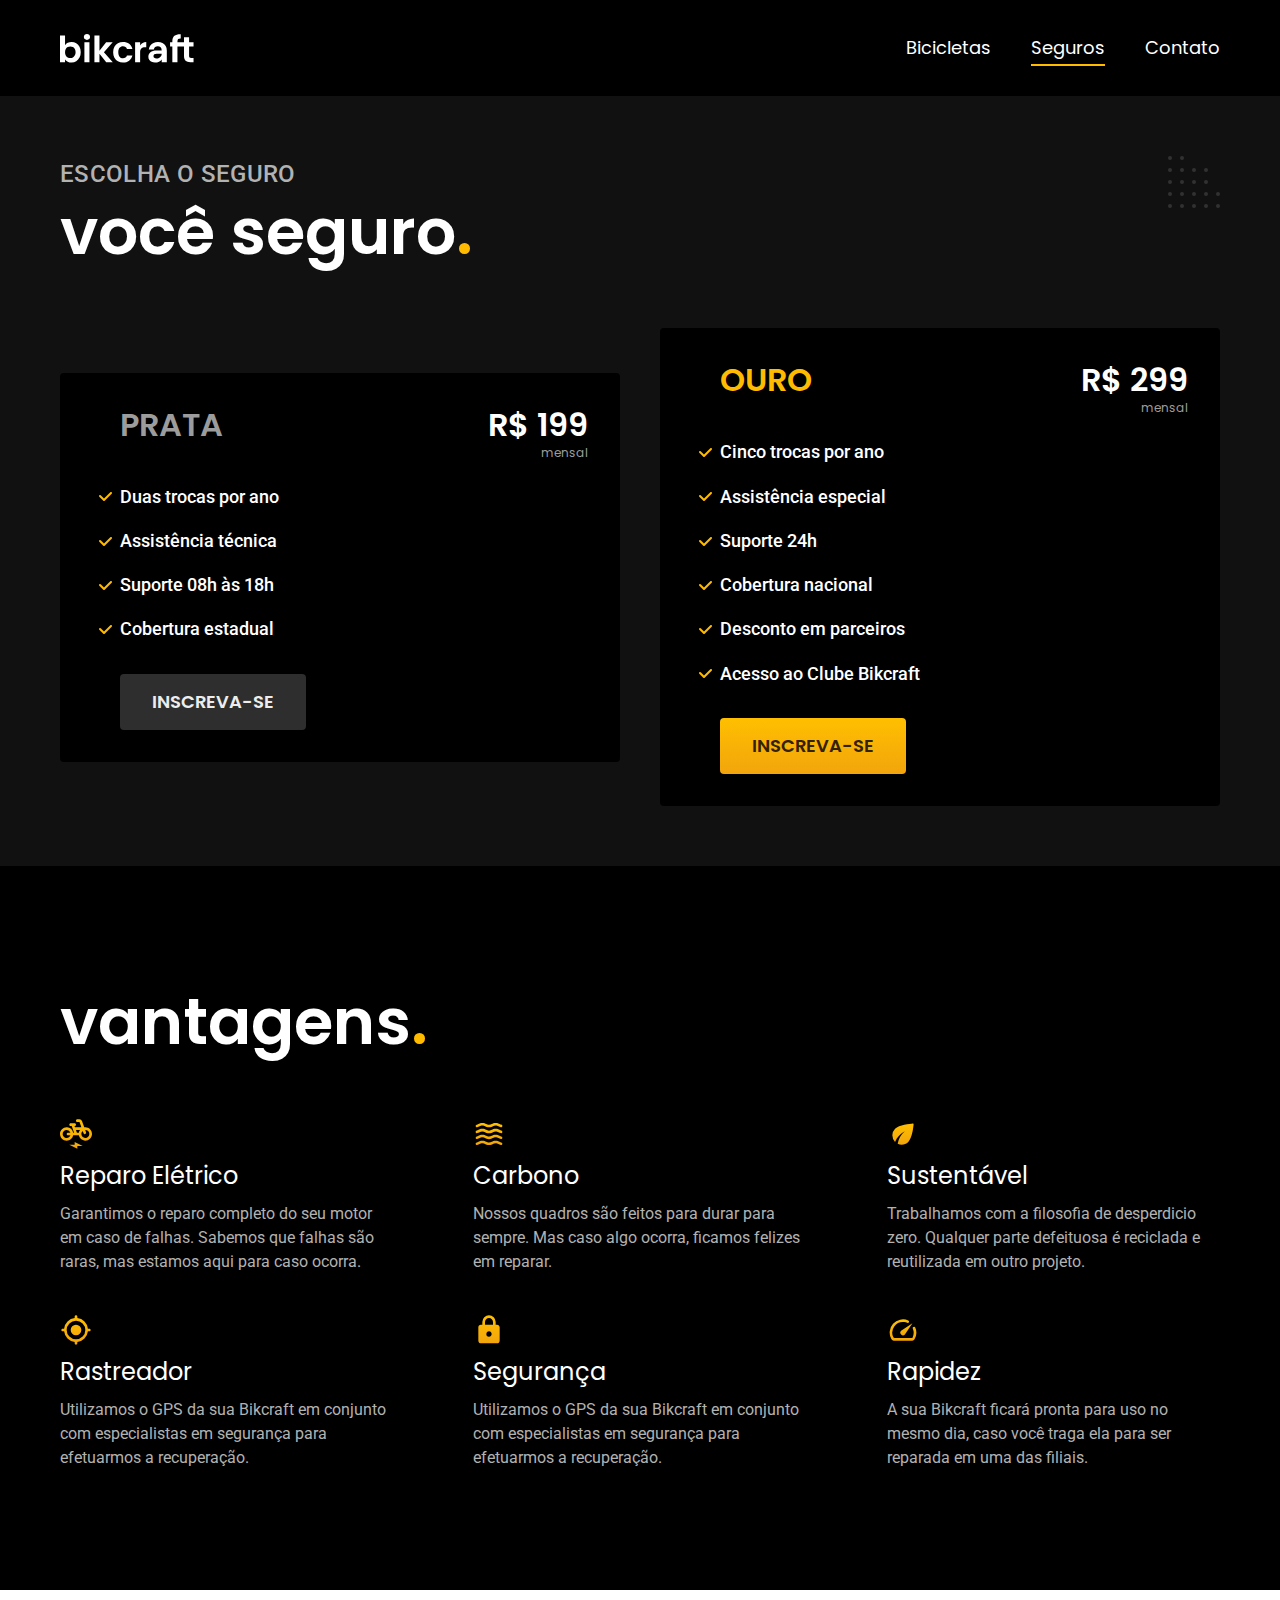
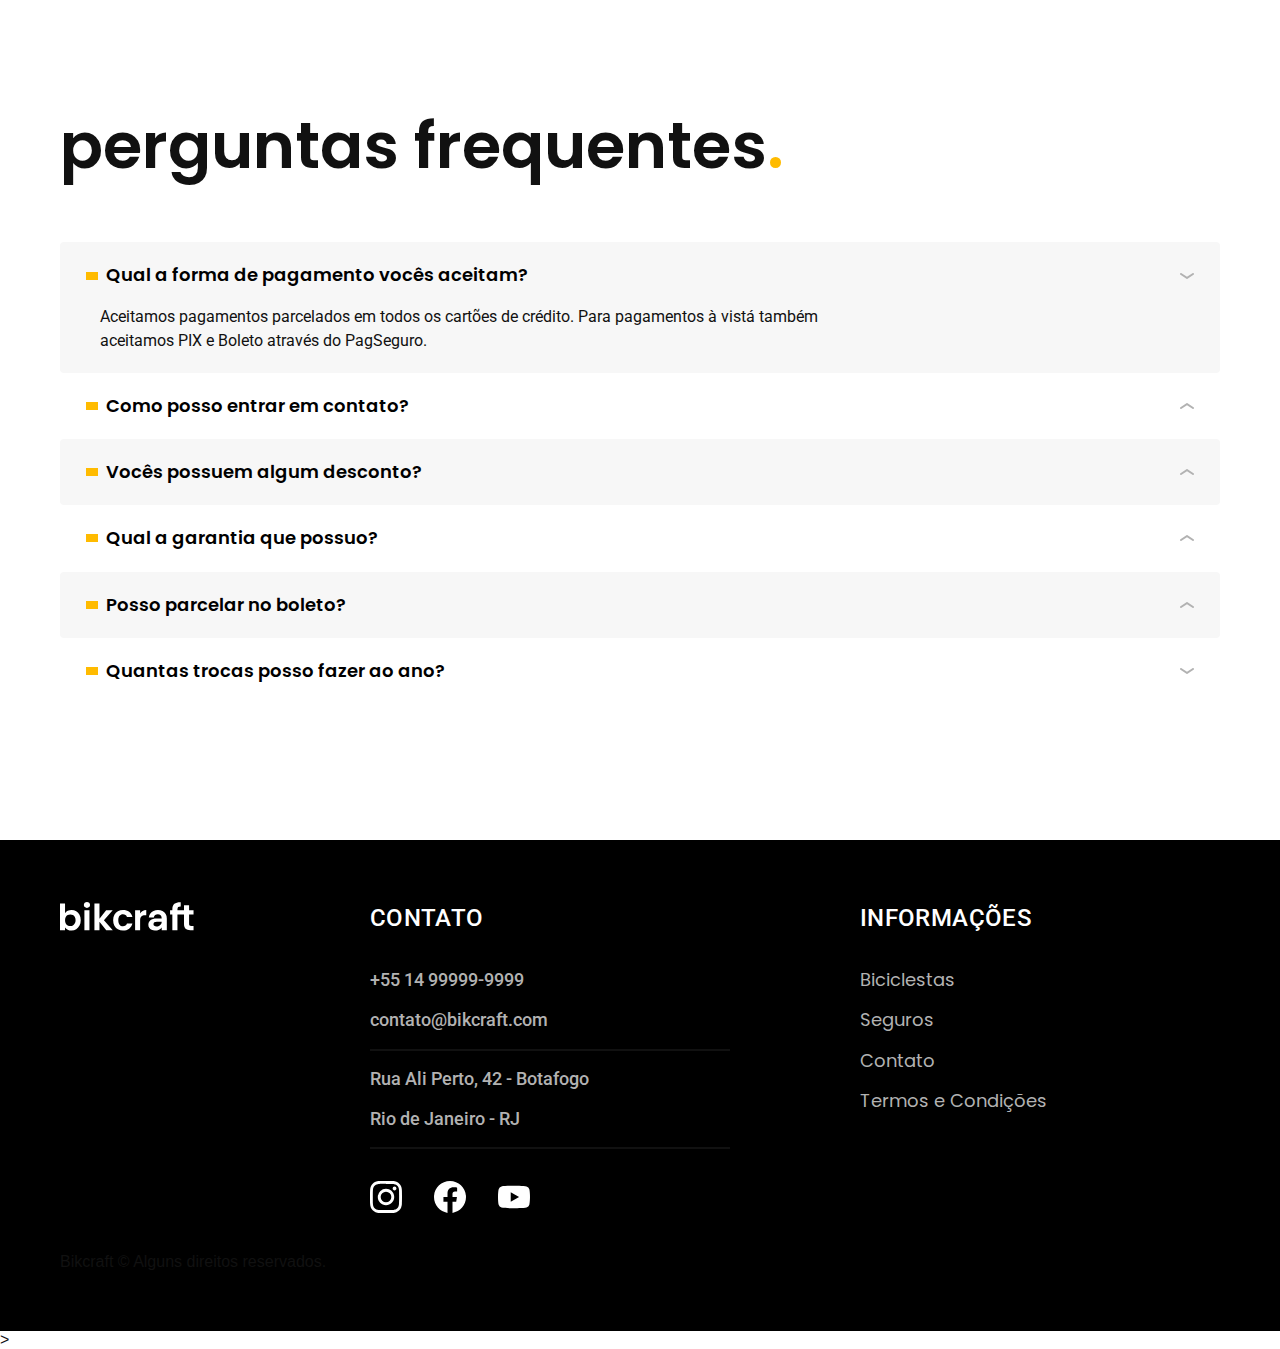
<file: seguros.html>
<!DOCTYPE html>
<html lang="pt-br">
  <head>
    <meta charset="UTF-8" />
    <meta name="viewport" content="width=device-width, initial-scale=1.0" />

    <title>Seguros | Bikcraft</title>

    <meta name="description" content="Termos e condições." />

    <link rel="shortcut icon" href="./img/favicon.svg" type="image/svg+xml" />
    <link rel="preload" href="./css/style.min.css" as="style" />
    <link rel="stylesheet" href="./css/style.min.css" />

    <!-- FONTES POPPINS / ROBOTO -->
    <link rel="preconnect" href="https://fonts.googleapis.com" />
    <link rel="preconnect" href="https://fonts.gstatic.com" crossorigin />
    <link
      href="https://fonts.googleapis.com/css2?family=Merriweather:ital,wght@0,300;0,400;0,700;0,900;1,300;1,400;1,700;1,900&family=Poppins:ital,wght@0,100;0,200;0,300;0,400;0,500;0,600;0,700;0,800;0,900;1,100;1,200;1,300;1,400;1,500;1,600;1,700;1,800;1,900&family=Roboto:ital,wght@0,100;0,300;0,400;0,500;0,700;0,900;1,100;1,300;1,400;1,500;1,700;1,900&display=swap"
      rel="stylesheet"
    />
    <!-- VALIDAR SE O JS ESTA HABILITADO -->
    <script>
      document.documentElement.classList.add("js");
    </script>
  </head>

  <body id="seguros">
    <header class="header-bg">
      <div class="header container">
        <a href="./">
          <img src="./img/bikcraft.svg" alt="Bikcraft" />
        </a>

        <nav aria-label="primaria">
          <ul class="header-menu font-1-m">
            <li><a href="./bicicletas.html">Bicicletas</a></li>
            <li><a href="./seguros.html">Seguros</a></li>
            <li><a href="./contato.html">Contato</a></li>
          </ul>
        </nav>
      </div>
    </header>

    <main class="seguros-bg">
      <div class="titulo-bg">
        <div class="titulo container">
          <p class="font-2-l-b cor-5">Escolha o seguro</p>
          <h1 class="font-1-xxl cor-0">
            você seguro<span class="cor-p1">.</span>
          </h1>
        </div>
      </div>

      <div class="seguros container">
        <div class="seguros-item fadeInLeft" data-anime="200">
          <h3 class="font-1-xl cor-6">PRATA</h3>
          <span class="font-1-xl cor-0">
            R$ 199
            <span class="font-1-xs cor-6"> mensal </span>
          </span>
          <ul class="font-2-m">
            <li>Duas trocas por ano</li>
            <li>Assistência técnica</li>
            <li>Suporte 08h às 18h</li>
            <li>Cobertura estadual</li>
          </ul>
          <a
            class="botao secundario"
            href="./orcamento.html?tipo=seguro&produto=prata"
            >Inscreva-se</a
          >
        </div>

        <div class="seguros-item fadeInRight" data-anime="500">
          <h3 class="font-1-xl cor-p1">OURO</h3>
          <span class="font-1-xl cor-0">
            R$ 299
            <span class="font-1-xs cor-6"> mensal </span>
          </span>
          <ul class="font-2-m">
            <li>Cinco trocas por ano</li>
            <li>Assistência especial</li>
            <li>Suporte 24h</li>
            <li>Cobertura nacional</li>
            <li>Desconto em parceiros</li>
            <li>Acesso ao Clube Bikcraft</li>
          </ul>
          <a class="botao" href="./orcamento.html">Inscreva-se</a>
        </div>
      </div>
    </main>

    <article class="vantagens-bg">
      <div class="vantagens container">
        <h2 class="font-1-xxl cor-0">vantagens<span>.</span></h2>
        <ul>
          <li>
            <img src="./img/icones/eletrica.svg" alt="" />
            <h3 class="font-1-l cor-0">Reparo Elétrico</h3>
            <p class="font-2-s cor-5">
              Garantimos o reparo completo do seu motor em caso de falhas.
              Sabemos que falhas são raras, mas estamos aqui para caso ocorra.
            </p>
          </li>
          <li>
            <img src="./img/icones/carbono.svg" alt="" />
            <h3 class="font-1-l cor-0">Carbono</h3>
            <p class="font-2-s cor-5">
              Nossos quadros são feitos para durar para sempre. Mas caso algo
              ocorra, ficamos felizes em reparar.
            </p>
          </li>
          <li>
            <img src="./img/icones/sustentavel.svg" alt="" />
            <h3 class="font-1-l cor-0">Sustentável</h3>
            <p class="font-2-s cor-5">
              Trabalhamos com a filosofia de desperdicio zero. Qualquer parte
              defeituosa é reciclada e reutilizada em outro projeto.
            </p>
          </li>
          <li>
            <img src="./img/icones/rastreador.svg" alt="" />
            <h3 class="font-1-l cor-0">Rastreador</h3>
            <p class="font-2-s cor-5">
              Utilizamos o GPS da sua Bikcraft em conjunto com especialistas em
              segurança para efetuarmos a recuperação.
            </p>
          </li>
          <li>
            <img src="./img/icones/seguro.svg" alt="" />
            <h3 class="font-1-l cor-0">Segurança</h3>
            <p class="font-2-s cor-5">
              Utilizamos o GPS da sua Bikcraft em conjunto com especialistas em
              segurança para efetuarmos a recuperação.
            </p>
          </li>
          <li>
            <img src="./img/icones/velocidade.svg" alt="" />
            <h3 class="font-1-l cor-0">Rapidez</h3>
            <p class="font-2-s cor-5">
              A sua Bikcraft ficará pronta para uso no mesmo dia, caso você
              traga ela para ser reparada em uma das filiais.
            </p>
          </li>
        </ul>
      </div>
    </article>

    <article class="perguntas container">
      <h2 class="font-1-xxl">
        perguntas frequentes<span class="cor-p1">.</span>
      </h2>
      <dl>
        <div>
          <dt>
            <button
              class="font-1-m-b"
              aria-controls="pergunta1"
              aria-expanded="true"
            >
              Qual a forma de pagamento vocês aceitam?
            </button>
          </dt>
          <dd id="pergunta1" class="font-2-s cor-9 ativa">
            Aceitamos pagamentos parcelados em todos os cartões de crédito. Para
            pagamentos à vistá também aceitamos PIX e Boleto através do
            PagSeguro.
          </dd>
        </div>
        <div>
          <dt>
            <button
              class="font-1-m-b"
              aria-controls="pergunta2"
              aria-expanded="false"
            >
              Como posso entrar em contato?
            </button>
          </dt>
          <dd id="pergunta2" class="font-2-s cor-9">
            Aceitamos pagamentos parcelados em todos os cartões de crédito. Para
            pagamentos à vistá também aceitamos PIX e Boleto através do
            PagSeguro.
          </dd>
        </div>
        <div>
          <dt>
            <button
              class="font-1-m-b"
              aria-controls="pergunta3"
              aria-expanded="false"
            >
              Vocês possuem algum desconto?
            </button>
          </dt>
          <dd id="pergunta3" class="font-2-s cor-9">
            Aceitamos pagamentos parcelados em todos os cartões de crédito. Para
            pagamentos à vistá também aceitamos PIX e Boleto através do
            PagSeguro.
          </dd>
        </div>
        <div>
          <dt>
            <button
              class="font-1-m-b"
              aria-controls="pergunta4"
              aria-expanded="false"
            >
              Qual a garantia que possuo?
            </button>
          </dt>
          <dd id="pergunta4" class="font-2-s cor-9">
            Aceitamos pagamentos parcelados em todos os cartões de crédito. Para
            pagamentos à vistá também aceitamos PIX e Boleto através do
            PagSeguro.
          </dd>
        </div>
        <div>
          <dt>
            <button
              class="font-1-m-b"
              aria-controls="pergunta5"
              aria-expanded="false"
            >
              Posso parcelar no boleto?
            </button>
          </dt>
          <dd id="pergunta5" class="font-2-s cor-9">
            Aceitamos pagamentos parcelados em todos os cartões de crédito. Para
            pagamentos à vistá também aceitamos PIX e Boleto através do
            PagSeguro.
          </dd>
        </div>
        <div>
          <dt>
            <button
              class="font-1-m-b"
              aria-controls="pergunta6"
              aria-expanded="true"
            >
              Quantas trocas posso fazer ao ano?
            </button>
          </dt>
          <dd id="pergunta6" class="font-2-s cor-9">
            Aceitamos pagamentos parcelados em todos os cartões de crédito. Para
            pagamentos à vistá também aceitamos PIX e Boleto através do
            PagSeguro.
          </dd>
        </div>
      </dl>
    </article>

    <footer class="footer-bg">
      <div class="footer container">
        <img src="./img/bikcraft.svg" alt="Bikcraft" />
        <div class="footer-contato">
          <h3 class="font-2-l-b cor-0">Contato</h3>
          <ul class="font-2-m cor-5">
            <li>
              <a href="tel:+5514999999999">+55 14 99999-9999</a>
            </li>
            <li>
              <a href="mailto:contato@bikcraft.com">contato@bikcraft.com</a>
            </li>
            <li>Rua Ali Perto, 42 - Botafogo</li>
            <li>Rio de Janeiro - RJ</li>
          </ul>
          <div class="footer-redes">
            <a href="./">
              <img src="./img/redes/instagram.svg" alt="Instagram" />
            </a>
            <a href="./">
              <img src="./img/redes/facebook.svg" alt="Facebook" />
            </a>
            <a href="./">
              <img src="./img/redes/youtube.svg" alt="Youtube" />
            </a>
          </div>
        </div>
        <div class="footer-informacoes">
          <h3 class="font-2-l-b cor-0">Informações</h3>
          <nav>
            <ul class="font-1-m cor-5">
              <li><a href="./bicicletas.html">Biciclestas</a></li>
              <li><a href="./seguros.html">Seguros</a></li>
              <li><a href="./contato.html">Contato</a></li>
              <li><a href="./termos.html">Termos e Condições</a></li>
            </ul>
          </nav>
        </div>
        <p>Bikcraft © Alguns direitos reservados.</p>
      </div>
    </footer>

    <script src="./js/plugins/simple-anime.js"></script>
    <script src="./js/script.js"></script>
  </body>
  >
</html>
</file>
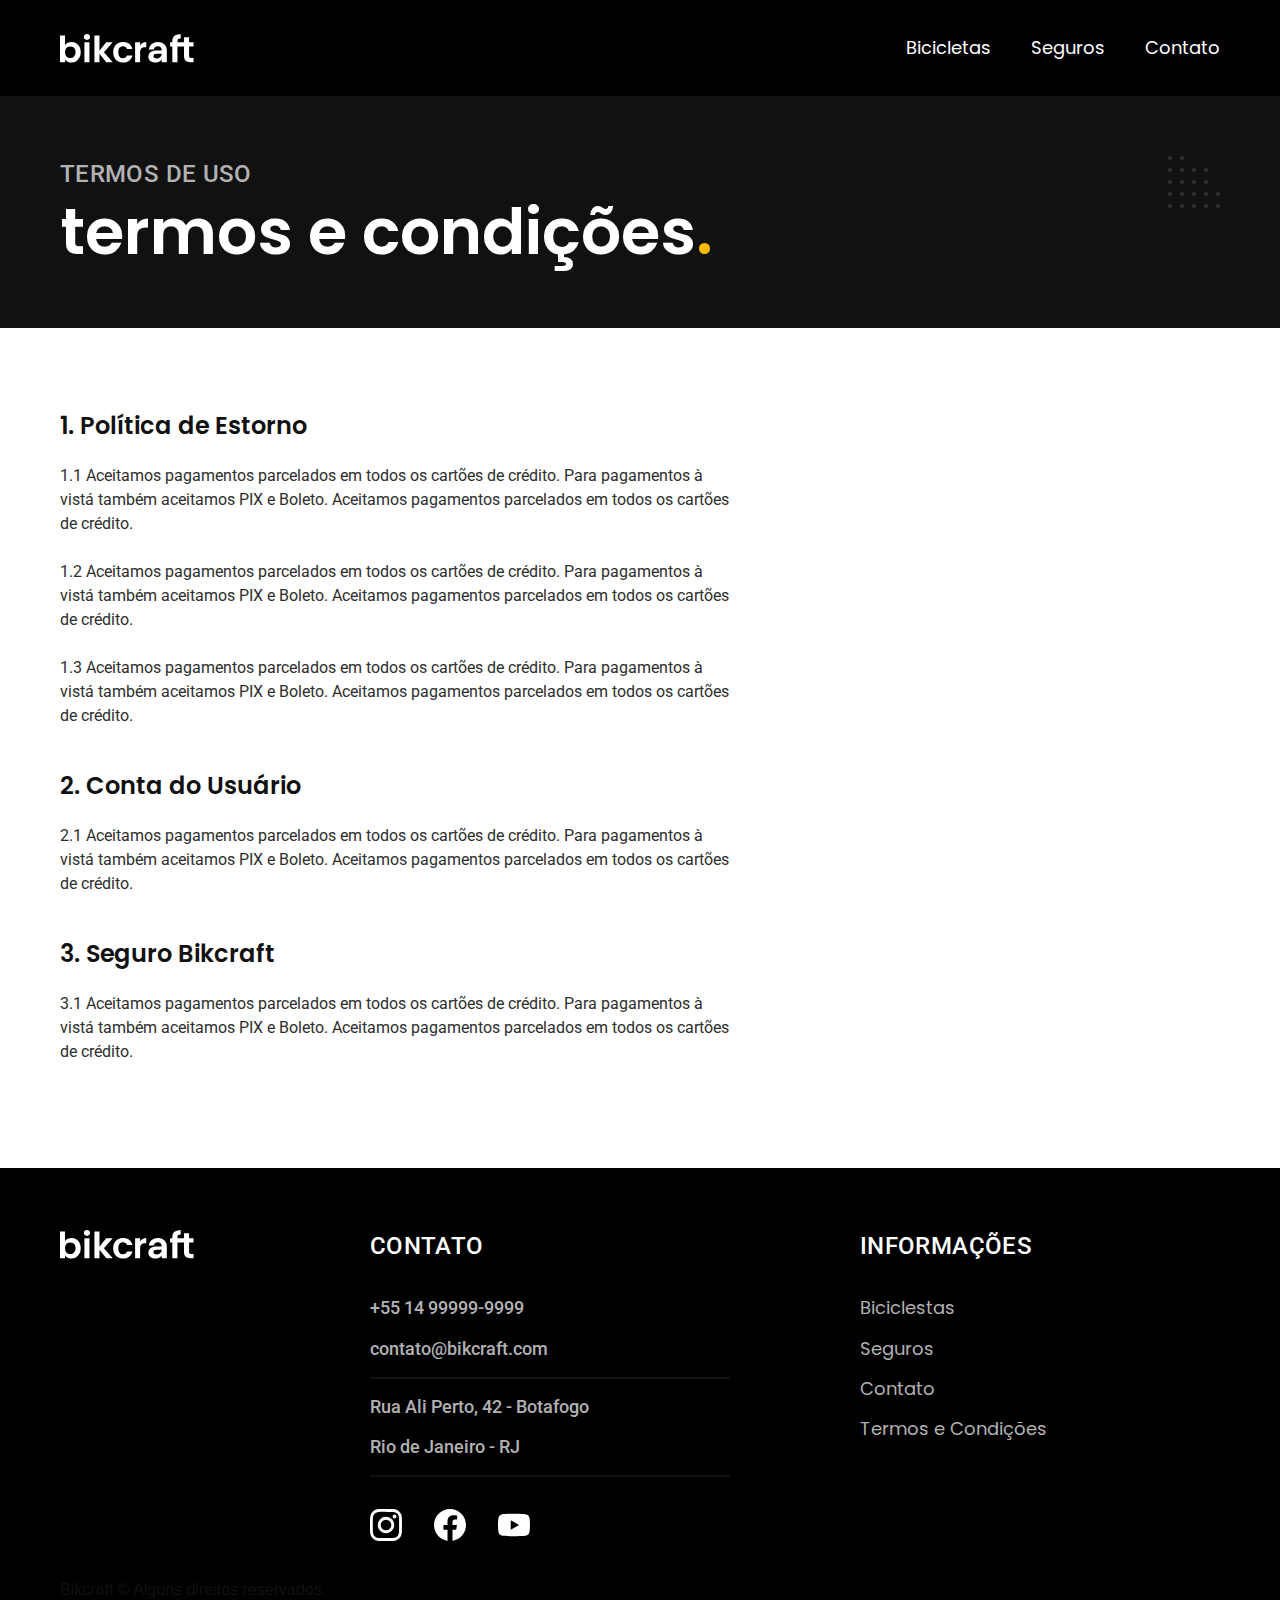
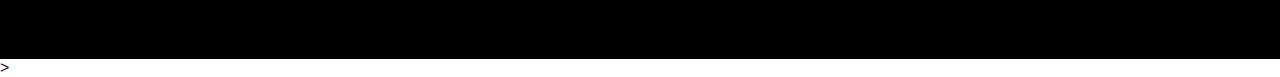
<file: termos.html>
<!DOCTYPE html>
<html lang="pt-br">
  <head>
    <meta charset="UTF-8" />
    <meta name="viewport" content="width=device-width, initial-scale=1.0" />

    <title>Termos e Condições | Bikcraft</title>

    <meta name="description" content="Termos e condições." />

    <link rel="shortcut icon" href="./img/favicon.svg" type="image/svg+xml" />
    <link rel="preload" href="./css/style.min.css" as="style" />
    <link rel="stylesheet" href="./css/style.min.css" />

    <!-- FONTES POPPINS / ROBOTO -->
    <link rel="preconnect" href="https://fonts.googleapis.com" />
    <link rel="preconnect" href="https://fonts.gstatic.com" crossorigin />
    <link
      href="https://fonts.googleapis.com/css2?family=Merriweather:ital,wght@0,300;0,400;0,700;0,900;1,300;1,400;1,700;1,900&family=Poppins:ital,wght@0,100;0,200;0,300;0,400;0,500;0,600;0,700;0,800;0,900;1,100;1,200;1,300;1,400;1,500;1,600;1,700;1,800;1,900&family=Roboto:ital,wght@0,100;0,300;0,400;0,500;0,700;0,900;1,100;1,300;1,400;1,500;1,700;1,900&display=swap"
      rel="stylesheet"
    />
    <!-- VALIDAR SE O JS ESTA HABILITADO -->
    <script>
      document.documentElement.classList.add("js");
    </script>
  </head>

  <body id="termos">
    <header class="header-bg">
      <div class="header container">
        <a href="./">
          <img src="./img/bikcraft.svg" alt="Bikcraft" />
        </a>

        <nav aria-label="primaria">
          <ul class="header-menu font-1-m">
            <li><a href="./bicicletas.html">Bicicletas</a></li>
            <li><a href="./seguros.html">Seguros</a></li>
            <li><a href="./contato.html">Contato</a></li>
          </ul>
        </nav>
      </div>
    </header>

    <main>
      <div class="titulo-bg">
        <div class="titulo container">
          <p class="font-2-l-b cor-5">Termos de uso</p>
          <h1 class="font-1-xxl cor-0">
            termos e condições<span class="cor-p1">.</span>
          </h1>
        </div>
      </div>

      <div class="termos font-2-s cor-10 container">
        <h2 class="font-1-l cor-11">1. Política de Estorno</h2>
        <p>
          1.1 Aceitamos pagamentos parcelados em todos os cartões de crédito.
          Para pagamentos à vistá também aceitamos PIX e Boleto. Aceitamos
          pagamentos parcelados em todos os cartões de crédito.
        </p>
        <p>
          1.2 Aceitamos pagamentos parcelados em todos os cartões de crédito.
          Para pagamentos à vistá também aceitamos PIX e Boleto. Aceitamos
          pagamentos parcelados em todos os cartões de crédito.
        </p>
        <p>
          1.3 Aceitamos pagamentos parcelados em todos os cartões de crédito.
          Para pagamentos à vistá também aceitamos PIX e Boleto. Aceitamos
          pagamentos parcelados em todos os cartões de crédito.
        </p>
        <h2 class="font-1-l cor-11">2. Conta do Usuário</h2>
        <p>
          2.1 Aceitamos pagamentos parcelados em todos os cartões de crédito.
          Para pagamentos à vistá também aceitamos PIX e Boleto. Aceitamos
          pagamentos parcelados em todos os cartões de crédito.
        </p>
        <h2 class="font-1-l cor-11">3. Seguro Bikcraft</h2>
        <p>
          3.1 Aceitamos pagamentos parcelados em todos os cartões de crédito.
          Para pagamentos à vistá também aceitamos PIX e Boleto. Aceitamos
          pagamentos parcelados em todos os cartões de crédito.
        </p>
      </div>
    </main>

    <footer class="footer-bg">
      <div class="footer container">
        <img src="./img/bikcraft.svg" alt="Bikcraft" />
        <div class="footer-contato">
          <h3 class="font-2-l-b cor-0">Contato</h3>
          <ul class="font-2-m cor-5">
            <li>
              <a href="tel:+5514999999999">+55 14 99999-9999</a>
            </li>
            <li>
              <a href="mailto:contato@bikcraft.com">contato@bikcraft.com</a>
            </li>
            <li>Rua Ali Perto, 42 - Botafogo</li>
            <li>Rio de Janeiro - RJ</li>
          </ul>
          <div class="footer-redes">
            <a href="./">
              <img src="./img/redes/instagram.svg" alt="Instagram" />
            </a>
            <a href="./">
              <img src="./img/redes/facebook.svg" alt="Facebook" />
            </a>
            <a href="./">
              <img src="./img/redes/youtube.svg" alt="Youtube" />
            </a>
          </div>
        </div>
        <div class="footer-informacoes">
          <h3 class="font-2-l-b cor-0">Informações</h3>
          <nav>
            <ul class="font-1-m cor-5">
              <li><a href="./bicicletas.html">Biciclestas</a></li>
              <li><a href="./seguros.html">Seguros</a></li>
              <li><a href="./contato.html">Contato</a></li>
              <li><a href="./termos.html">Termos e Condições</a></li>
            </ul>
          </nav>
        </div>
        <p>Bikcraft © Alguns direitos reservados.</p>
      </div>
    </footer>

    <script src="./js/script.js"></script>
  </body>
  >
</html>
</file>
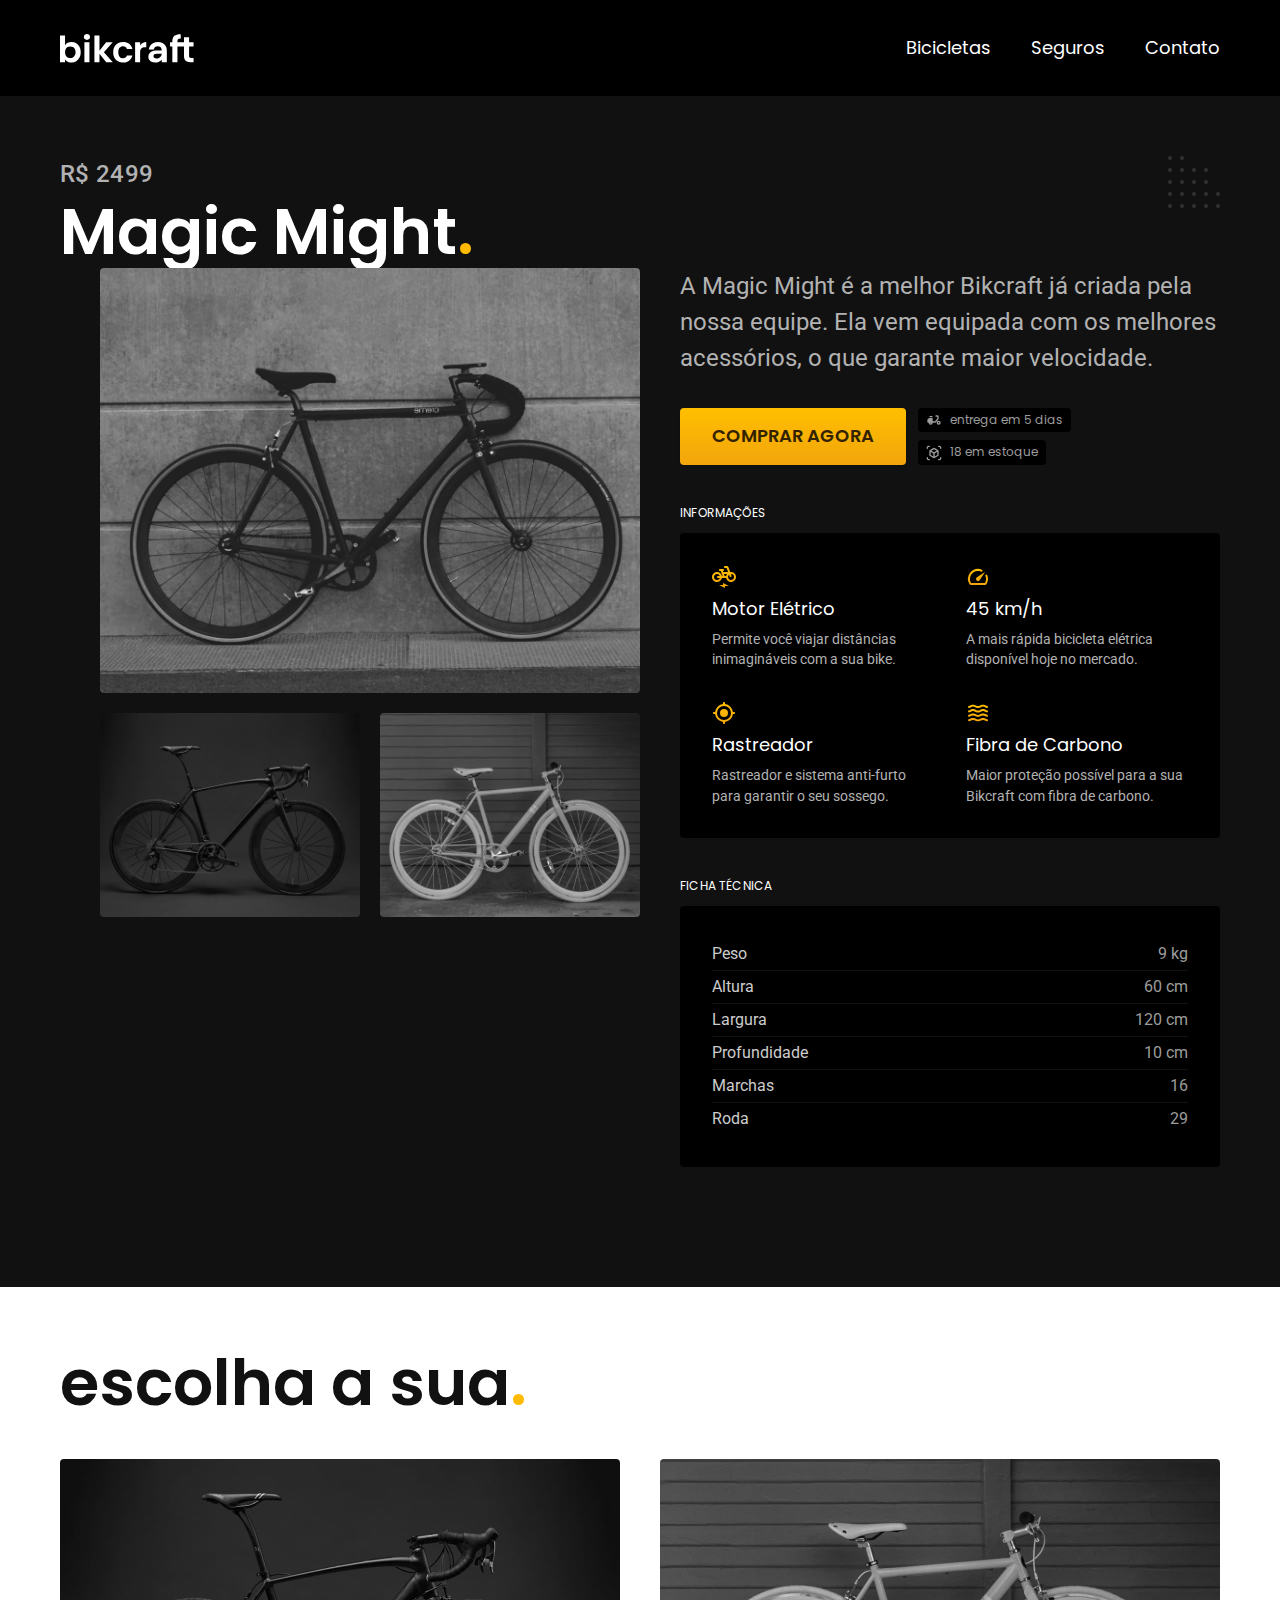
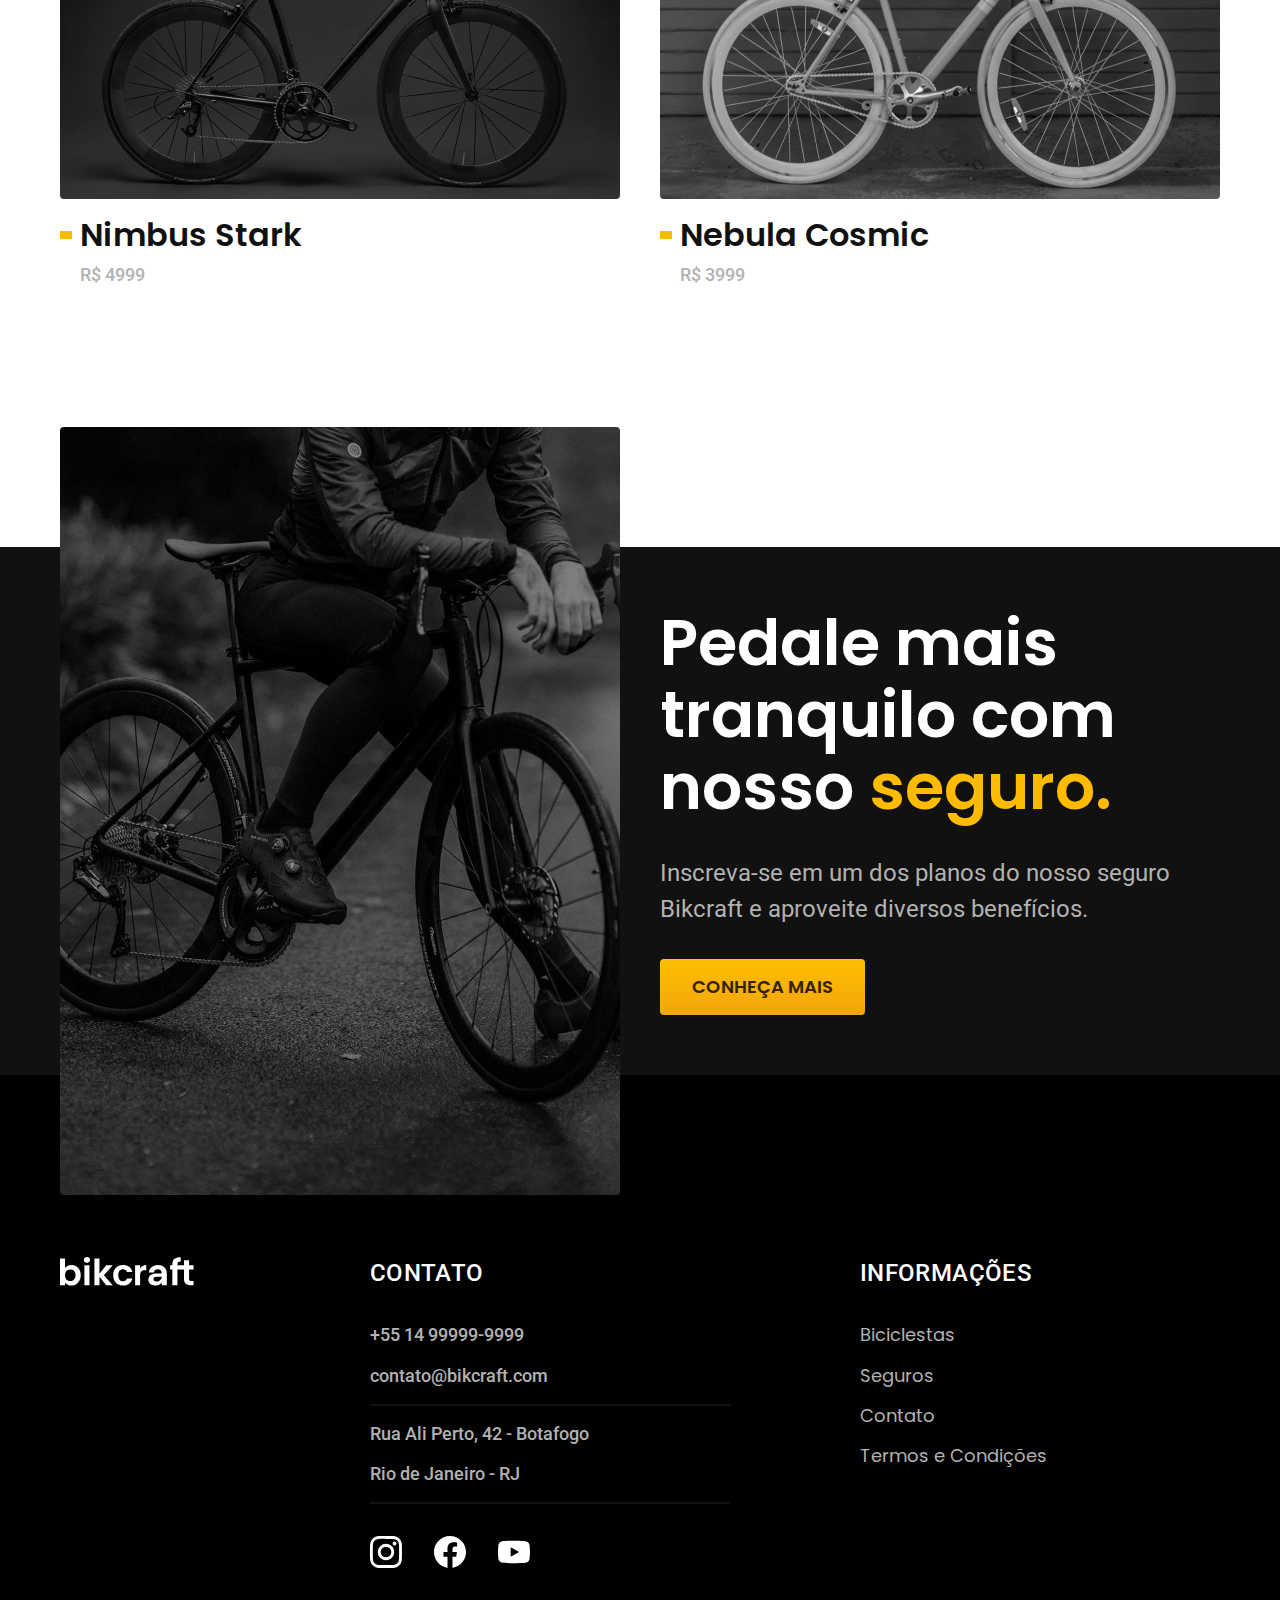
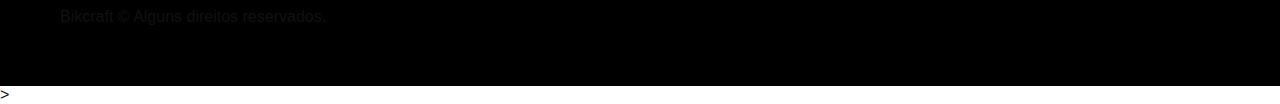
<file: bicicletas/magic.html>
<!DOCTYPE html>
<html lang="pt-br">
  <head>
    <meta charset="UTF-8" />
    <meta name="viewport" content="width=device-width, initial-scale=1.0" />

    <title>Bicicleta Magic Might | Bikcraft</title>

    <meta name="description" content="Termos e condições." />

    <link rel="shortcut icon" href="../img/favicon.svg" type="image/svg+xml" />
    <link rel="preload" href="../css/style.min.css" as="style" />
    <link rel="stylesheet" href="../css/style.min.css" />

    <!-- FONTES POPPINS / ROBOTO -->
    <link rel="preconnect" href="https://fonts.googleapis.com" />
    <link rel="preconnect" href="https://fonts.gstatic.com" crossorigin />
    <link
      href="https://fonts.googleapis.com/css2?family=Merriweather:ital,wght@0,300;0,400;0,700;0,900;1,300;1,400;1,700;1,900&family=Poppins:ital,wght@0,100;0,200;0,300;0,400;0,500;0,600;0,700;0,800;0,900;1,100;1,200;1,300;1,400;1,500;1,600;1,700;1,800;1,900&family=Roboto:ital,wght@0,100;0,300;0,400;0,500;0,700;0,900;1,100;1,300;1,400;1,500;1,700;1,900&display=swap"
      rel="stylesheet"
    />
    <!-- VALIDAR SE O JS ESTA HABILITADO -->
    <script>
      document.documentElement.classList.add("js");
    </script>
  </head>

  <body id="bicicleta">
    <header class="header-bg">
      <div class="header container">
        <a href="../">
          <img src="../img/bikcraft.svg" alt="Bikcraft" />
        </a>

        <nav aria-label="primaria">
          <ul class="header-menu font-1-m">
            <li><a href="../bicicletas.html">Bicicletas</a></li>
            <li><a href="../seguros.html">Seguros</a></li>
            <li><a href="../contato.html">Contato</a></li>
          </ul>
        </nav>
      </div>
    </header>

    <main class="titulo-bg">
      <div>
        <div class="titulo container">
          <p class="font-2-l-b cor-5">R$ 2499</p>
          <h1 class="font-1-xxl cor-0">
            Magic Might<span class="cor-p1">.</span>
          </h1>
        </div>
      </div>

      <div class="bicicleta container">
        <div class="bicicleta-imagens">
          <img src="../img/bicicleta/nimbus2.jpg" alt="Bicicleta 1" />
          <img src="../img/bicicleta/nimbus1.jpg" alt="Bicicleta 2" />
          <img src="../img/bicicleta/nimbus3.jpg" alt="Bicicleta 3" />
        </div>

        <div class="bicicleta-conteudo">
          <p class="font-2-l cor-5">
            A Magic Might é a melhor Bikcraft já criada pela nossa equipe. Ela
            vem equipada com os melhores acessórios, o que garante maior
            velocidade.
          </p>
          <div class="bicicleta-comprar">
            <a
              class="botao"
              href="../orcamento.html?tipo=bikcraft&produto=magic"
            >
              Comprar Agora
            </a>
            <span class="font-1-xs cor-6">
              <img src="../img/icones/entrega.svg" alt="" />entrega em 5 dias
            </span>
            <span class="font-1-xs cor-6">
              <img src="../img/icones/estoque.svg" alt="" />18 em estoque
            </span>
          </div>

          <h2 class="font-1-xs cor-0">Informações</h2>
          <ul class="bicicleta-informacoes">
            <li>
              <img src="../img/icones/eletrica.svg" alt="" />
              <h3 class="font-1-m cor-0">Motor Elétrico</h3>
              <p class="font-2-xs cor-5">
                Permite você viajar distâncias inimagináveis com a sua bike.
              </p>
            </li>
            <li>
              <img src="../img/icones/velocidade.svg" alt="" />
              <h3 class="font-1-m cor-0">45 km/h</h3>
              <p class="font-2-xs cor-5">
                A mais rápida bicicleta elétrica disponível hoje no mercado.
              </p>
            </li>
            <li>
              <img src="../img/icones/rastreador.svg" alt="" />
              <h3 class="font-1-m cor-0">Rastreador</h3>
              <p class="font-2-xs cor-5">
                Rastreador e sistema anti-furto para garantir o seu sossego.
              </p>
            </li>
            <li>
              <img src="../img/icones/carbono.svg" alt="" />
              <h3 class="font-1-m cor-0">Fibra de Carbono</h3>
              <p class="font-2-xs cor-5">
                Maior proteção possível para a sua Bikcraft com fibra de
                carbono.
              </p>
            </li>
          </ul>
          <h2 class="font-1-xs cor-0">Ficha Técnica</h2>
          <ul class="bicicleta-ficha font-2-s cor-4">
            <li>Peso <span>9 kg</span></li>
            <li>Altura <span>60 cm</span></li>
            <li>Largura <span>120 cm</span></li>
            <li>Profundidade <span>10 cm</span></li>
            <li>Marchas <span>16</span></li>
            <li>Roda <span>29</span></li>
          </ul>
        </div>
      </div>
    </main>

    <article class="bicicletas-lista container">
      <h2 class="font-1-xxl">escolha a sua<span>.</span></h2>
      <ul>
        <li>
          <a href="./nimbus.html">
            <img src="../img/bicicletas/nimbus.jpg" alt="Bicicleta Preta" />
            <h3 class="font-1-xl">Nimbus Stark</h3>
            <span class="font-2-m">R$ 4999</span>
          </a>
        </li>

        <li>
          <a href="./nebula.html">
            <img src="../img/bicicletas/nebula.jpg" alt="Bicicleta Preta" />
            <h3 class="font-1-xl">Nebula Cosmic</h3>
            <span class="font-2-m">R$ 3999</span>
          </a>
        </li>
      </ul>
    </article>

    <article class="seguro-bg">
      <div class="seguro container">
        <div class="seguro-imagem">
          <img
            src="../img/fotos/seguros.jpg"
            alt="Pessoa parada em cima de uma bicicleta."
          />
        </div>
        <div class="seguro-conteudo">
          <h2 class="font-1-xxl cor-0">
            Pedale mais tranquilo com nosso <span class="cor-p1">seguro.</span>
          </h2>
          <p class="font-2-l cor-5">
            Inscreva-se em um dos planos do nosso seguro Bikcraft e aproveite
            diversos benefícios.
          </p>
          <a href="../seguros.html" class="botao">Conheça Mais</a>
        </div>
      </div>
    </article>

    <footer class="footer-bg">
      <div class="footer container">
        <img src="../img/bikcraft.svg" alt="Bikcraft" />
        <div class="footer-contato">
          <h3 class="font-2-l-b cor-0">Contato</h3>
          <ul class="font-2-m cor-5">
            <li>
              <a href="tel:+5514999999999">+55 14 99999-9999</a>
            </li>
            <li>
              <a href="mailto:contato@bikcraft.com">contato@bikcraft.com</a>
            </li>
            <li>Rua Ali Perto, 42 - Botafogo</li>
            <li>Rio de Janeiro - RJ</li>
          </ul>
          <div class="footer-redes">
            <a href="./">
              <img src="../img/redes/instagram.svg" alt="Instagram" />
            </a>
            <a href="./">
              <img src="../img/redes/facebook.svg" alt="Facebook" />
            </a>
            <a href="./">
              <img src="../img/redes/youtube.svg" alt="Youtube" />
            </a>
          </div>
        </div>
        <div class="footer-informacoes">
          <h3 class="font-2-l-b cor-0">Informações</h3>
          <nav>
            <ul class="font-1-m cor-5">
              <li><a href="../bicicletas.html">Biciclestas</a></li>
              <li><a href="../seguros.html">Seguros</a></li>
              <li><a href="../contato.html">Contato</a></li>
              <li><a href="../termos.html">Termos e Condições</a></li>
            </ul>
          </nav>
        </div>
        <p>Bikcraft © Alguns direitos reservados.</p>
      </div>
    </footer>

    <script src="../js/script.js"></script>
  </body>
  >
</html>
</file>
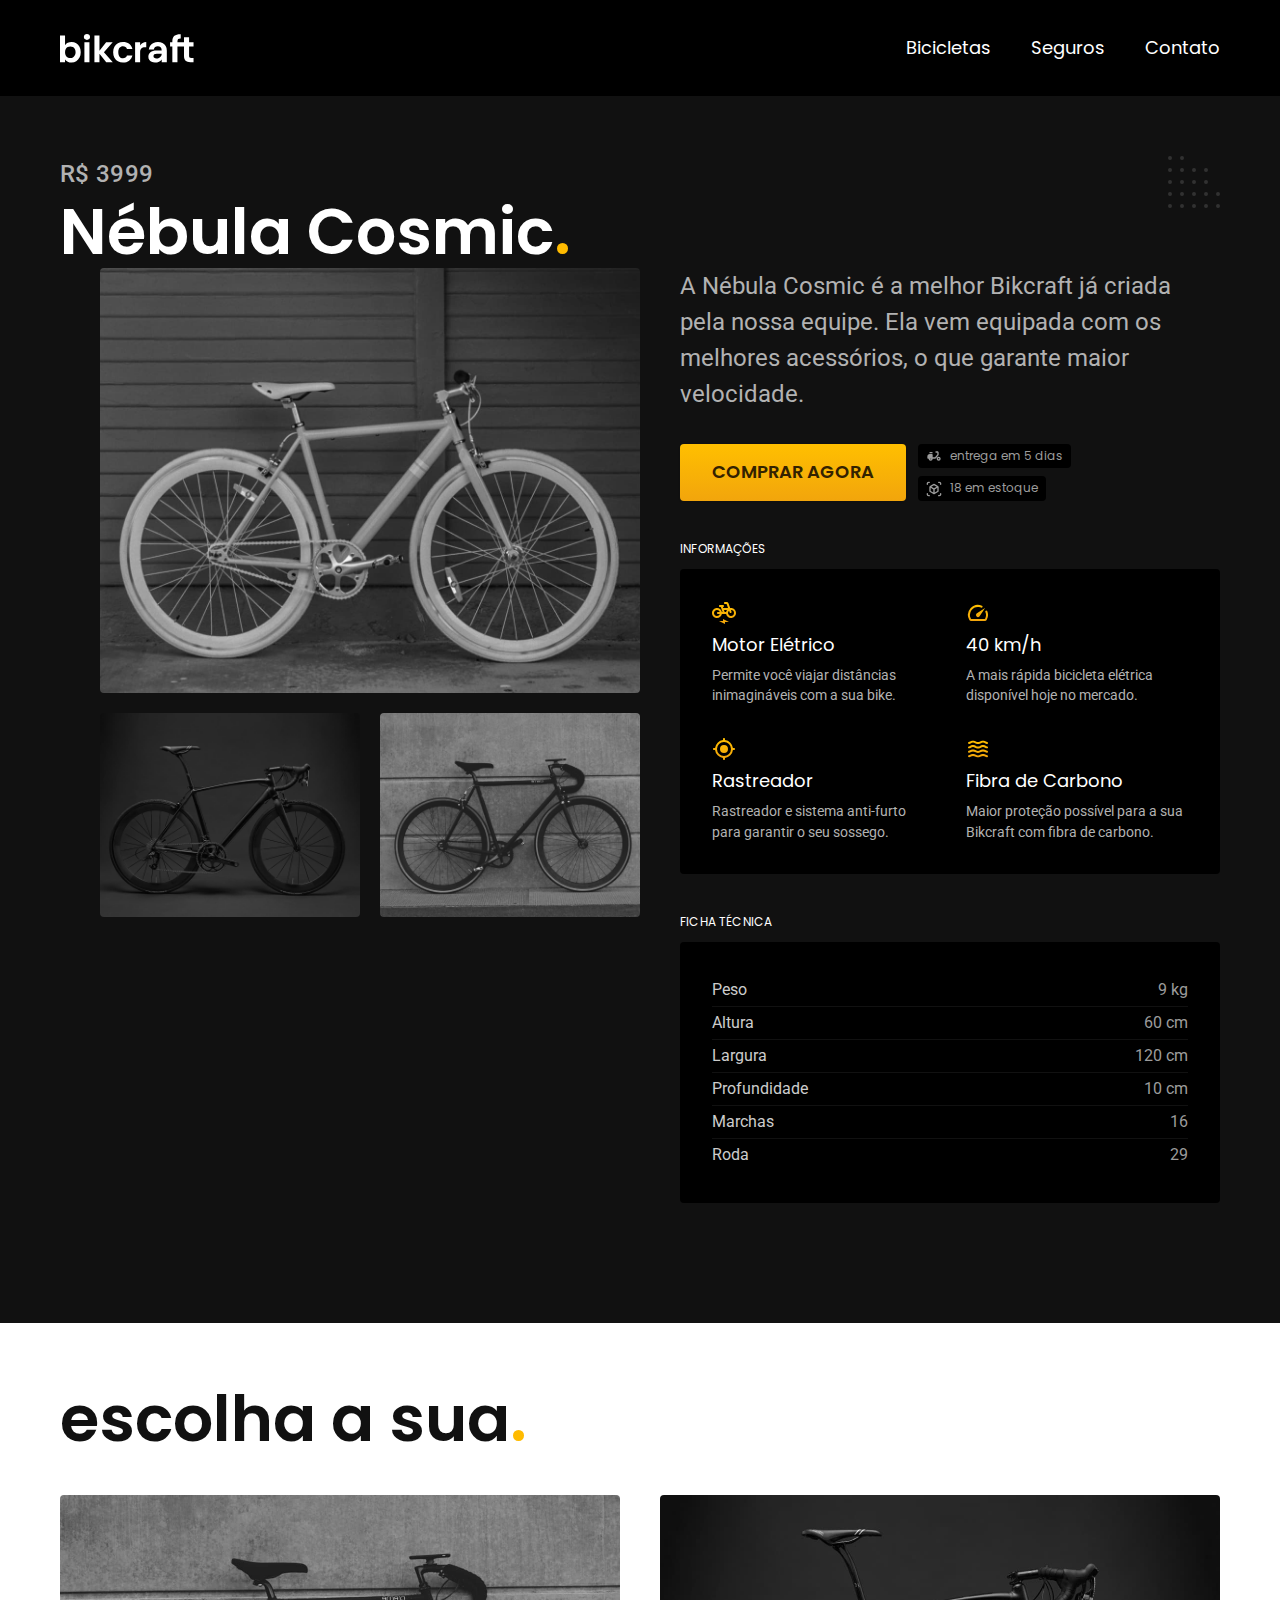
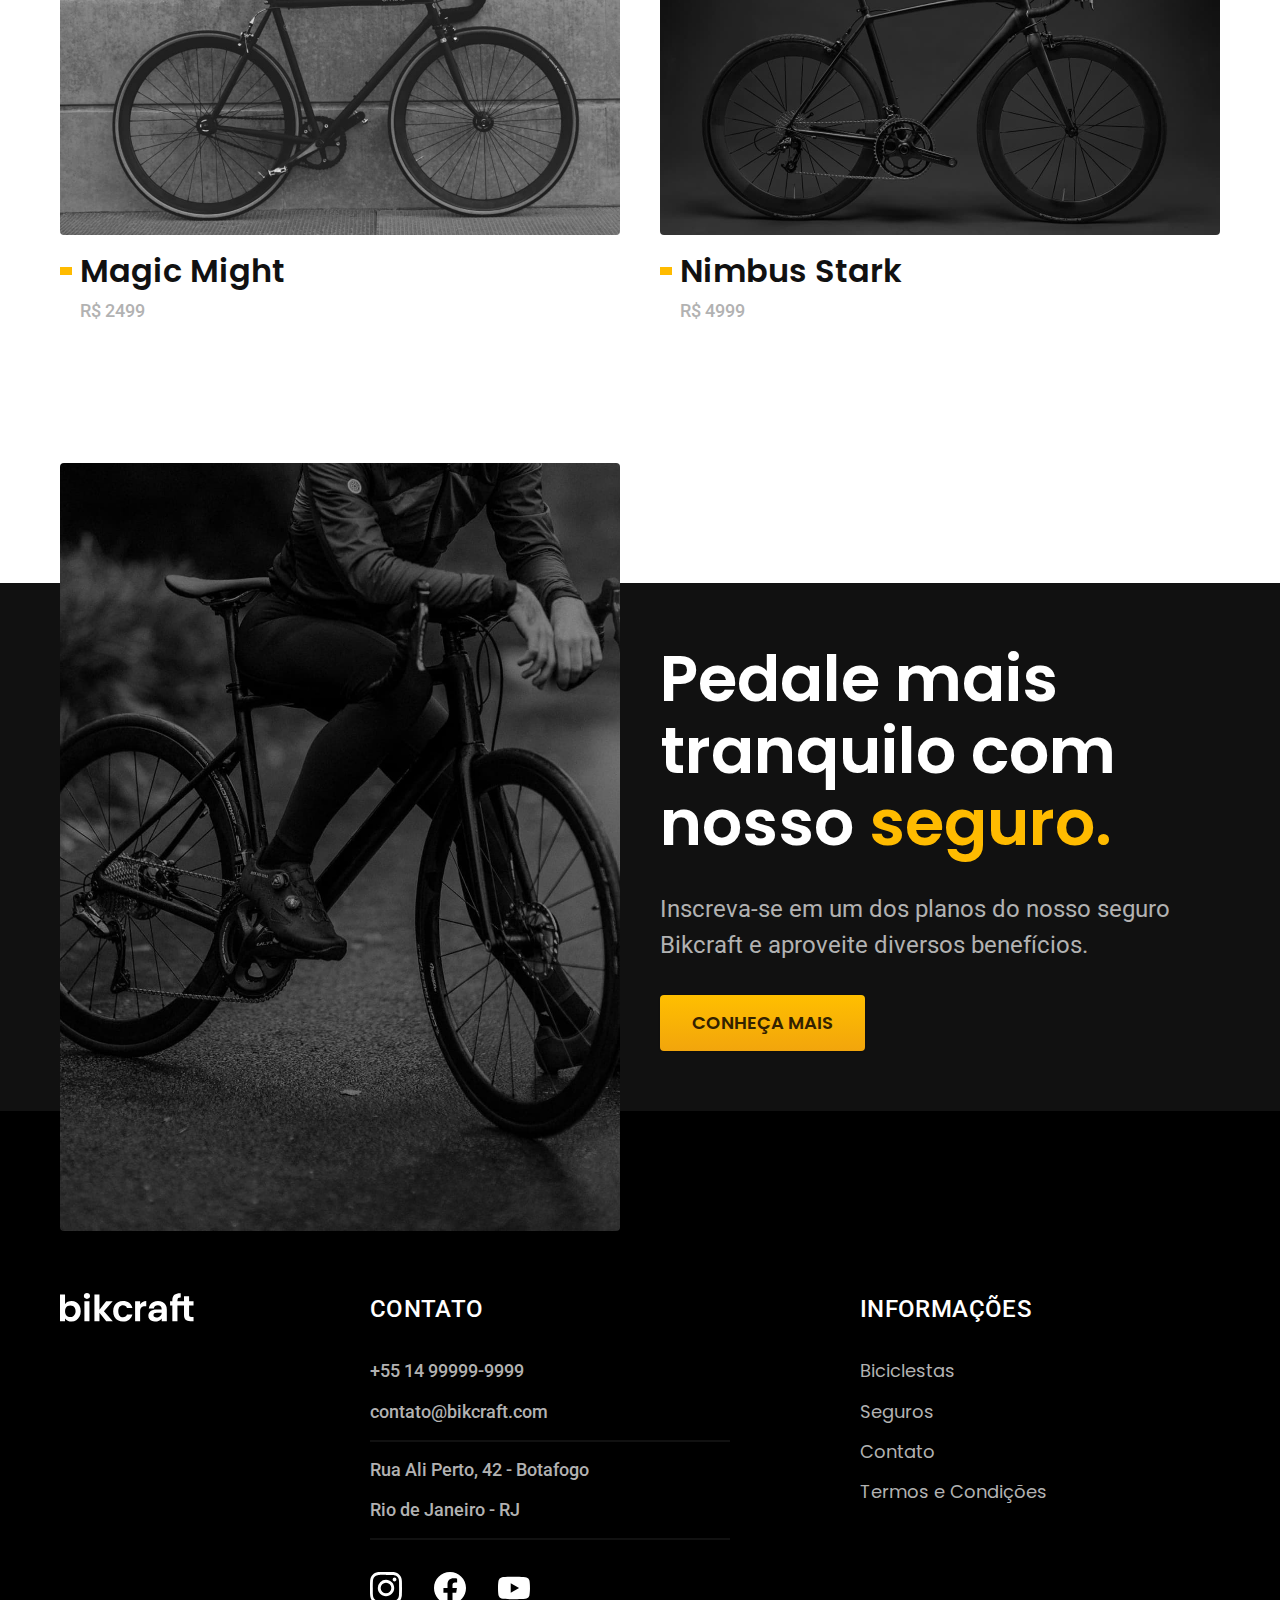
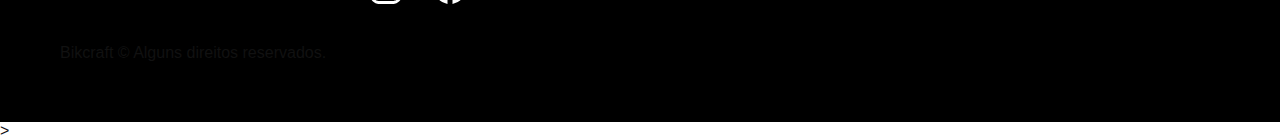
<file: bicicletas/nebula.html>
<!DOCTYPE html>
<html lang="pt-br">
  <head>
    <meta charset="UTF-8" />
    <meta name="viewport" content="width=device-width, initial-scale=1.0" />

    <title>Bicicleta Nébula | Bikcraft</title>

    <meta name="description" content="Termos e condições." />

    <link rel="shortcut icon" href="../img/favicon.svg" type="image/svg+xml" />
    <link rel="preload" href="../css/style.min.css" as="style" />
    <link rel="stylesheet" href="../css/style.min.css" />

    <!-- FONTES POPPINS / ROBOTO -->
    <link rel="preconnect" href="https://fonts.googleapis.com" />
    <link rel="preconnect" href="https://fonts.gstatic.com" crossorigin />
    <link
      href="https://fonts.googleapis.com/css2?family=Merriweather:ital,wght@0,300;0,400;0,700;0,900;1,300;1,400;1,700;1,900&family=Poppins:ital,wght@0,100;0,200;0,300;0,400;0,500;0,600;0,700;0,800;0,900;1,100;1,200;1,300;1,400;1,500;1,600;1,700;1,800;1,900&family=Roboto:ital,wght@0,100;0,300;0,400;0,500;0,700;0,900;1,100;1,300;1,400;1,500;1,700;1,900&display=swap"
      rel="stylesheet"
    />
    <!-- VALIDAR SE O JS ESTA HABILITADO -->
    <script>
      document.documentElement.classList.add("js");
    </script>
  </head>

  <body id="bicicleta">
    <header class="header-bg">
      <div class="header container">
        <a href="../">
          <img src="../img/bikcraft.svg" alt="Bikcraft" />
        </a>

        <nav aria-label="primaria">
          <ul class="header-menu font-1-m">
            <li><a href="../bicicletas.html">Bicicletas</a></li>
            <li><a href="../seguros.html">Seguros</a></li>
            <li><a href="../contato.html">Contato</a></li>
          </ul>
        </nav>
      </div>
    </header>

    <main class="titulo-bg">
      <div>
        <div class="titulo container">
          <p class="font-2-l-b cor-5">R$ 3999</p>
          <h1 class="font-1-xxl cor-0">
            Nébula Cosmic<span class="cor-p1">.</span>
          </h1>
        </div>
      </div>

      <div class="bicicleta container">
        <div class="bicicleta-imagens">
          <img src="../img/bicicleta/nimbus3.jpg" alt="Bicicleta 1" />
          <img src="../img/bicicleta/nimbus1.jpg" alt="Bicicleta 2" />
          <img src="../img/bicicleta/nimbus2.jpg" alt="Bicicleta 3" />
        </div>

        <div class="bicicleta-conteudo">
          <p class="font-2-l cor-5">
            A Nébula Cosmic é a melhor Bikcraft já criada pela nossa equipe. Ela
            vem equipada com os melhores acessórios, o que garante maior
            velocidade.
          </p>
          <div class="bicicleta-comprar">
            <a
              class="botao"
              href="../orcamento.html?tipo=bikcraft&produto=nebula"
              >Comprar Agora</a
            >
            <span class="font-1-xs cor-6">
              <img src="../img/icones/entrega.svg" alt="" />entrega em 5 dias
            </span>
            <span class="font-1-xs cor-6">
              <img src="../img/icones/estoque.svg" alt="" />18 em estoque
            </span>
          </div>

          <h2 class="font-1-xs cor-0">Informações</h2>
          <ul class="bicicleta-informacoes">
            <li>
              <img src="../img/icones/eletrica.svg" alt="" />
              <h3 class="font-1-m cor-0">Motor Elétrico</h3>
              <p class="font-2-xs cor-5">
                Permite você viajar distâncias inimagináveis com a sua bike.
              </p>
            </li>
            <li>
              <img src="../img/icones/velocidade.svg" alt="" />
              <h3 class="font-1-m cor-0">40 km/h</h3>
              <p class="font-2-xs cor-5">
                A mais rápida bicicleta elétrica disponível hoje no mercado.
              </p>
            </li>
            <li>
              <img src="../img/icones/rastreador.svg" alt="" />
              <h3 class="font-1-m cor-0">Rastreador</h3>
              <p class="font-2-xs cor-5">
                Rastreador e sistema anti-furto para garantir o seu sossego.
              </p>
            </li>
            <li>
              <img src="../img/icones/carbono.svg" alt="" />
              <h3 class="font-1-m cor-0">Fibra de Carbono</h3>
              <p class="font-2-xs cor-5">
                Maior proteção possível para a sua Bikcraft com fibra de
                carbono.
              </p>
            </li>
          </ul>
          <h2 class="font-1-xs cor-0">Ficha Técnica</h2>
          <ul class="bicicleta-ficha font-2-s cor-4">
            <li>Peso <span>9 kg</span></li>
            <li>Altura <span>60 cm</span></li>
            <li>Largura <span>120 cm</span></li>
            <li>Profundidade <span>10 cm</span></li>
            <li>Marchas <span>16</span></li>
            <li>Roda <span>29</span></li>
          </ul>
        </div>
      </div>
    </main>

    <article class="bicicletas-lista container">
      <h2 class="font-1-xxl">escolha a sua<span>.</span></h2>
      <ul>
        <li>
          <a href="./magic.html">
            <img src="../img/bicicletas/magic.jpg" alt="Bicicleta Preta" />
            <h3 class="font-1-xl">Magic Might</h3>
            <span class="font-2-m">R$ 2499</span>
          </a>
        </li>

        <li>
          <a href="./nimbus.html">
            <img src="../img/bicicletas/nimbus.jpg" alt="Bicicleta Preta" />
            <h3 class="font-1-xl">Nimbus Stark</h3>
            <span class="font-2-m">R$ 4999</span>
          </a>
        </li>
      </ul>
    </article>

    <article class="seguro-bg">
      <div class="seguro container">
        <div class="seguro-imagem">
          <img
            src="../img/fotos/seguros.jpg"
            alt="Pessoa parada em cima de uma bicicleta."
          />
        </div>
        <div class="seguro-conteudo">
          <h2 class="font-1-xxl cor-0">
            Pedale mais tranquilo com nosso <span class="cor-p1">seguro.</span>
          </h2>
          <p class="font-2-l cor-5">
            Inscreva-se em um dos planos do nosso seguro Bikcraft e aproveite
            diversos benefícios.
          </p>
          <a href="../seguros.html" class="botao">Conheça Mais</a>
        </div>
      </div>
    </article>

    <footer class="footer-bg">
      <div class="footer container">
        <img src="../img/bikcraft.svg" alt="Bikcraft" />
        <div class="footer-contato">
          <h3 class="font-2-l-b cor-0">Contato</h3>
          <ul class="font-2-m cor-5">
            <li>
              <a href="tel:+5514999999999">+55 14 99999-9999</a>
            </li>
            <li>
              <a href="mailto:contato@bikcraft.com">contato@bikcraft.com</a>
            </li>
            <li>Rua Ali Perto, 42 - Botafogo</li>
            <li>Rio de Janeiro - RJ</li>
          </ul>
          <div class="footer-redes">
            <a href="./">
              <img src="../img/redes/instagram.svg" alt="Instagram" />
            </a>
            <a href="./">
              <img src="../img/redes/facebook.svg" alt="Facebook" />
            </a>
            <a href="./">
              <img src="../img/redes/youtube.svg" alt="Youtube" />
            </a>
          </div>
        </div>
        <div class="footer-informacoes">
          <h3 class="font-2-l-b cor-0">Informações</h3>
          <nav>
            <ul class="font-1-m cor-5">
              <li><a href="../bicicletas.html">Biciclestas</a></li>
              <li><a href="../seguros.html">Seguros</a></li>
              <li><a href="../contato.html">Contato</a></li>
              <li><a href="../termos.html">Termos e Condições</a></li>
            </ul>
          </nav>
        </div>
        <p>Bikcraft © Alguns direitos reservados.</p>
      </div>
    </footer>
    <script src="../js/script.js"></script>
  </body>
  >
</html>
</file>
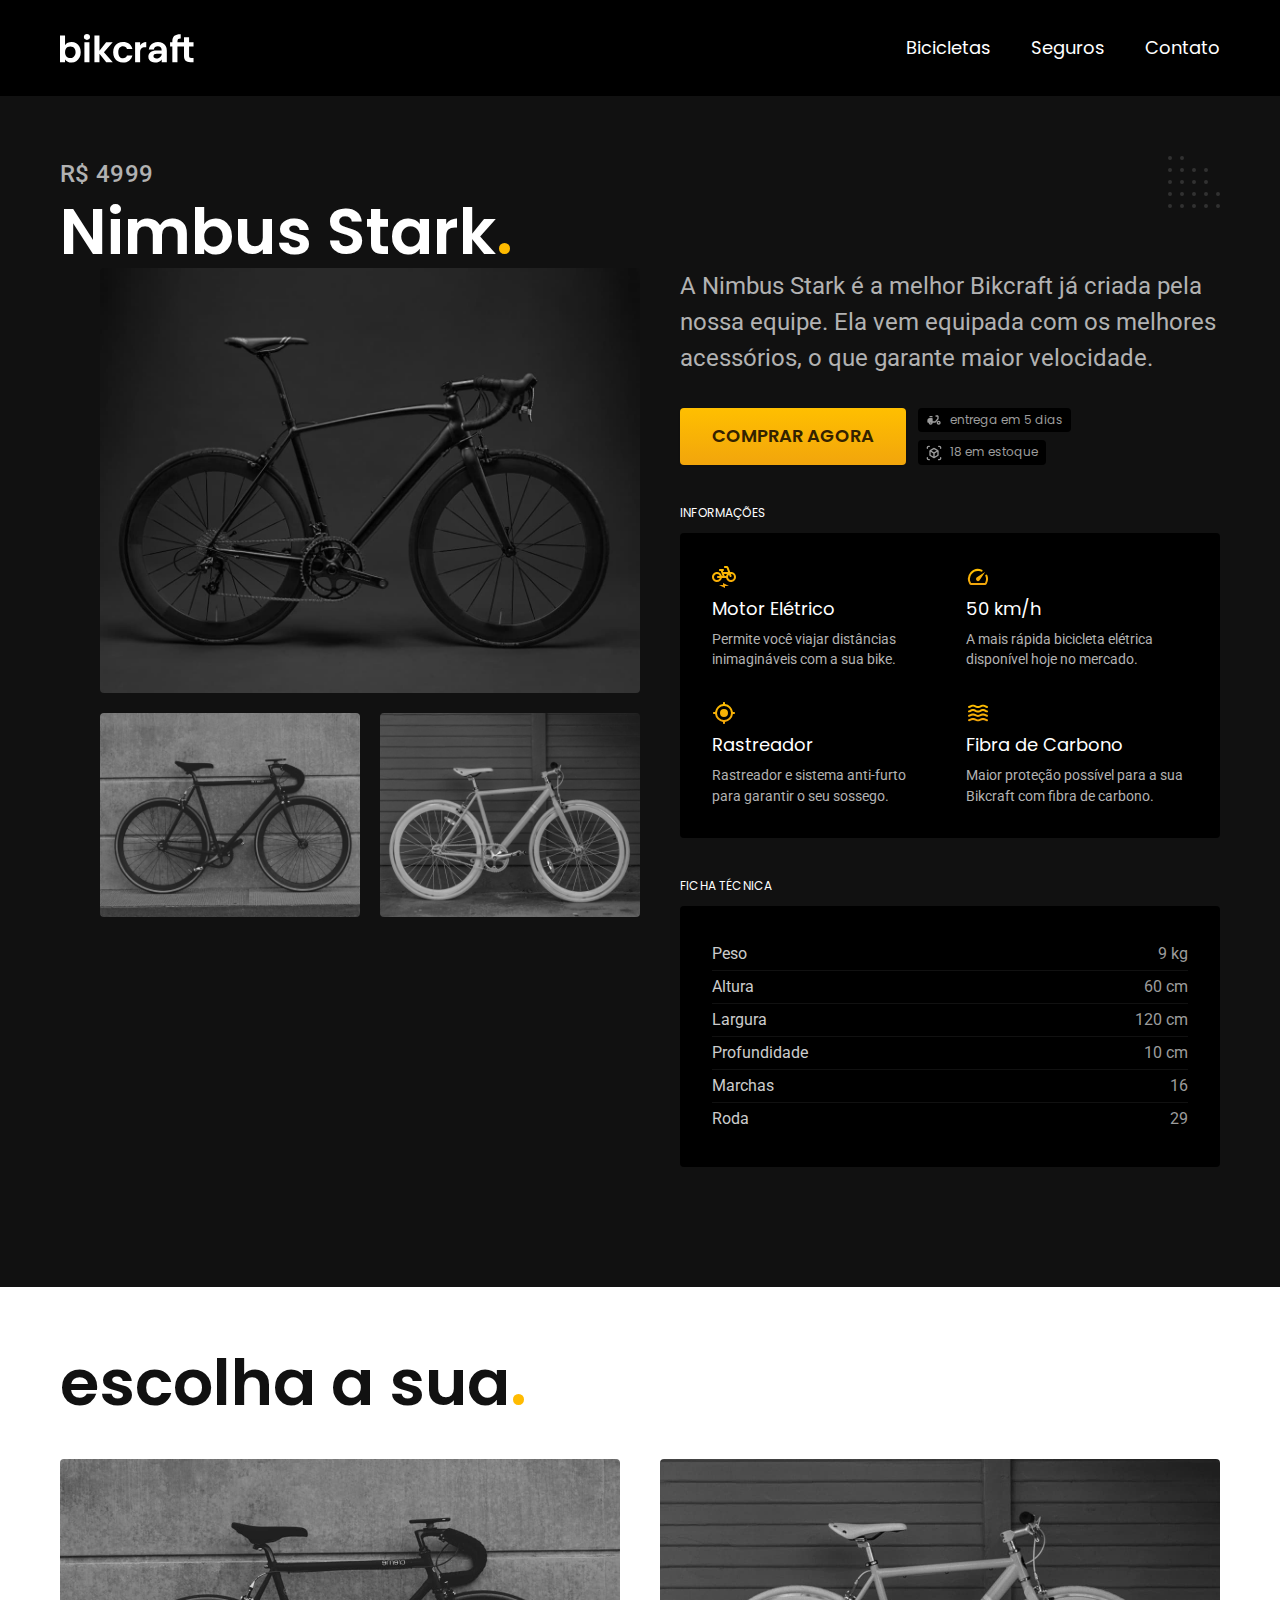
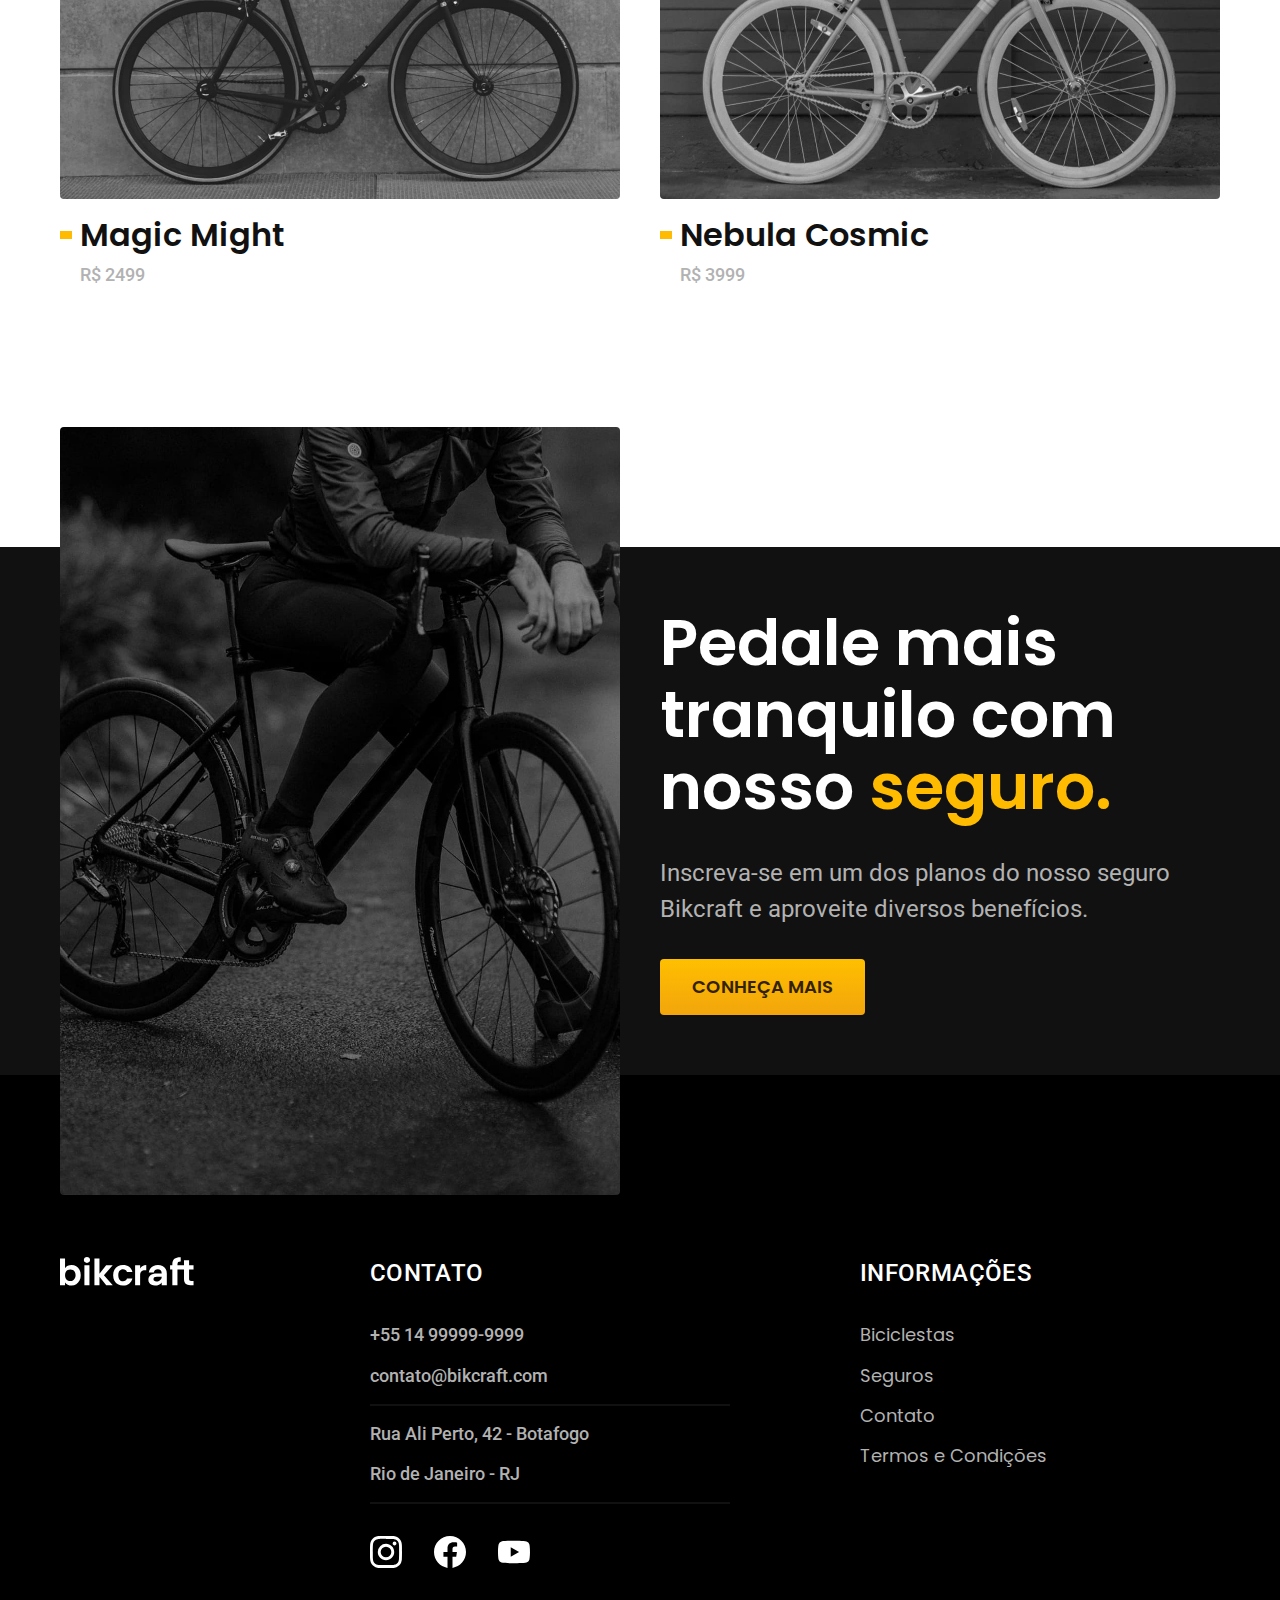
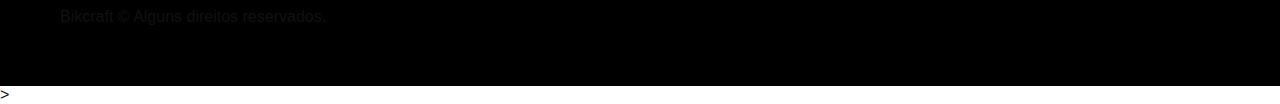
<file: bicicletas/nimbus.html>
<!DOCTYPE html>
<html lang="pt-br">
  <head>
    <meta charset="UTF-8" />
    <meta name="viewport" content="width=device-width, initial-scale=1.0" />

    <title>Bicicleta Nimbus | Bikcraft</title>

    <meta name="description" content="Termos e condições." />

    <link rel="shortcut icon" href="../img/favicon.svg" type="image/svg+xml" />
    <link rel="preload" href="../css/style.min.css" as="style" />
    <link rel="stylesheet" href="../css/style.min.css" />

    <!-- FONTES POPPINS / ROBOTO -->
    <link rel="preconnect" href="https://fonts.googleapis.com" />
    <link rel="preconnect" href="https://fonts.gstatic.com" crossorigin />
    <link
      href="https://fonts.googleapis.com/css2?family=Merriweather:ital,wght@0,300;0,400;0,700;0,900;1,300;1,400;1,700;1,900&family=Poppins:ital,wght@0,100;0,200;0,300;0,400;0,500;0,600;0,700;0,800;0,900;1,100;1,200;1,300;1,400;1,500;1,600;1,700;1,800;1,900&family=Roboto:ital,wght@0,100;0,300;0,400;0,500;0,700;0,900;1,100;1,300;1,400;1,500;1,700;1,900&display=swap"
      rel="stylesheet"
    />
    <!-- VALIDAR SE O JS ESTA HABILITADO -->
    <script>
      document.documentElement.classList.add("js");
    </script>
  </head>

  <body id="bicicleta">
    <header class="header-bg">
      <div class="header container">
        <a href="../">
          <img src="../img/bikcraft.svg" alt="Bikcraft" />
        </a>

        <nav aria-label="primaria">
          <ul class="header-menu font-1-m">
            <li><a href="../bicicletas.html">Bicicletas</a></li>
            <li><a href="../seguros.html">Seguros</a></li>
            <li><a href="../contato.html">Contato</a></li>
          </ul>
        </nav>
      </div>
    </header>

    <main class="titulo-bg">
      <div>
        <div class="titulo container">
          <p class="font-2-l-b cor-5">R$ 4999</p>
          <h1 class="font-1-xxl cor-0">
            Nimbus Stark<span class="cor-p1">.</span>
          </h1>
        </div>
      </div>

      <div class="bicicleta container">
        <div class="bicicleta-imagens">
          <img src="../img/bicicleta/nimbus1.jpg" alt="Bicicleta 1" />
          <img src="../img/bicicleta/nimbus2.jpg" alt="Bicicleta 2" />
          <img src="../img/bicicleta/nimbus3.jpg" alt="Bicicleta 3" />
        </div>

        <div class="bicicleta-conteudo">
          <p class="font-2-l cor-5">
            A Nimbus Stark é a melhor Bikcraft já criada pela nossa equipe. Ela
            vem equipada com os melhores acessórios, o que garante maior
            velocidade.
          </p>
          <div class="bicicleta-comprar">
            <a
              class="botao"
              href="../orcamento.html?tipo=bikcraft&produto=nimbus"
              >Comprar Agora</a
            >
            <span class="font-1-xs cor-6">
              <img src="../img/icones/entrega.svg" alt="" />entrega em 5 dias
            </span>
            <span class="font-1-xs cor-6">
              <img src="../img/icones/estoque.svg" alt="" />18 em estoque
            </span>
          </div>

          <h2 class="font-1-xs cor-0">Informações</h2>
          <ul class="bicicleta-informacoes">
            <li>
              <img src="../img/icones/eletrica.svg" alt="" />
              <h3 class="font-1-m cor-0">Motor Elétrico</h3>
              <p class="font-2-xs cor-5">
                Permite você viajar distâncias inimagináveis com a sua bike.
              </p>
            </li>
            <li>
              <img src="../img/icones/velocidade.svg" alt="" />
              <h3 class="font-1-m cor-0">50 km/h</h3>
              <p class="font-2-xs cor-5">
                A mais rápida bicicleta elétrica disponível hoje no mercado.
              </p>
            </li>
            <li>
              <img src="../img/icones/rastreador.svg" alt="" />
              <h3 class="font-1-m cor-0">Rastreador</h3>
              <p class="font-2-xs cor-5">
                Rastreador e sistema anti-furto para garantir o seu sossego.
              </p>
            </li>
            <li>
              <img src="../img/icones/carbono.svg" alt="" />
              <h3 class="font-1-m cor-0">Fibra de Carbono</h3>
              <p class="font-2-xs cor-5">
                Maior proteção possível para a sua Bikcraft com fibra de
                carbono.
              </p>
            </li>
          </ul>
          <h2 class="font-1-xs cor-0">Ficha Técnica</h2>
          <ul class="bicicleta-ficha font-2-s cor-4">
            <li>Peso <span>9 kg</span></li>
            <li>Altura <span>60 cm</span></li>
            <li>Largura <span>120 cm</span></li>
            <li>Profundidade <span>10 cm</span></li>
            <li>Marchas <span>16</span></li>
            <li>Roda <span>29</span></li>
          </ul>
        </div>
      </div>
    </main>

    <article class="bicicletas-lista container">
      <h2 class="font-1-xxl">escolha a sua<span>.</span></h2>
      <ul>
        <li>
          <a href="./magic.html">
            <img src="../img/bicicletas/magic.jpg" alt="Bicicleta Preta" />
            <h3 class="font-1-xl">Magic Might</h3>
            <span class="font-2-m">R$ 2499</span>
          </a>
        </li>

        <li>
          <a href="./nebula.html">
            <img src="../img/bicicletas/nebula.jpg" alt="Bicicleta Preta" />
            <h3 class="font-1-xl">Nebula Cosmic</h3>
            <span class="font-2-m">R$ 3999</span>
          </a>
        </li>
      </ul>
    </article>

    <article class="seguro-bg">
      <div class="seguro container">
        <div class="seguro-imagem">
          <img
            src="../img/fotos/seguros.jpg"
            alt="Pessoa parada em cima de uma bicicleta."
          />
        </div>
        <div class="seguro-conteudo">
          <h2 class="font-1-xxl cor-0">
            Pedale mais tranquilo com nosso <span class="cor-p1">seguro.</span>
          </h2>
          <p class="font-2-l cor-5">
            Inscreva-se em um dos planos do nosso seguro Bikcraft e aproveite
            diversos benefícios.
          </p>
          <a href="../seguros.html" class="botao">Conheça Mais</a>
        </div>
      </div>
    </article>

    <footer class="footer-bg">
      <div class="footer container">
        <img src="../img/bikcraft.svg" alt="Bikcraft" />
        <div class="footer-contato">
          <h3 class="font-2-l-b cor-0">Contato</h3>
          <ul class="font-2-m cor-5">
            <li>
              <a href="tel:+5514999999999">+55 14 99999-9999</a>
            </li>
            <li>
              <a href="mailto:contato@bikcraft.com">contato@bikcraft.com</a>
            </li>
            <li>Rua Ali Perto, 42 - Botafogo</li>
            <li>Rio de Janeiro - RJ</li>
          </ul>
          <div class="footer-redes">
            <a href="./">
              <img src="../img/redes/instagram.svg" alt="Instagram" />
            </a>
            <a href="./">
              <img src="../img/redes/facebook.svg" alt="Facebook" />
            </a>
            <a href="./">
              <img src="../img/redes/youtube.svg" alt="Youtube" />
            </a>
          </div>
        </div>
        <div class="footer-informacoes">
          <h3 class="font-2-l-b cor-0">Informações</h3>
          <nav>
            <ul class="font-1-m cor-5">
              <li><a href="../bicicletas.html">Biciclestas</a></li>
              <li><a href="../seguros.html">Seguros</a></li>
              <li><a href="../contato.html">Contato</a></li>
              <li><a href="../termos.html">Termos e Condições</a></li>
            </ul>
          </nav>
        </div>
        <p>Bikcraft © Alguns direitos reservados.</p>
      </div>
    </footer>
    <script src="../js/script.js"></script>
  </body>
  >
</html>
</file>
<file: css/style.min.css>
body{margin:0;font-family:Arial,Helvetica,sans-serif;color:#111}blockquote,dd,h1,h2,h3,h4,h5,h6,li,p,ul{margin:0}ul{padding:0;list-style:none}a{text-decoration:none;color:inherit}img{max-width:100%;height:auto;display:block}img[src$=".jpg"]{border-radius:4px}.font-1-xs{font:400 0.75rem/1.35 Poppins,sans-serif}.font-2-xs{font:400 0.875rem/1.43 Roboto,sans-serif}.font-1-s{font:400 1rem/1.5 Poppins,sans-serif}.font-2-s{font:400 1rem/1.5 Roboto,sans-serif}.font-1-m,.font-1-m-b{font:400 1.125rem/1.35 Poppins,sans-serif}.font-1-m-b{font-weight:600}.font-2-m{font:500 1.125rem/1.35 Roboto,sans-serif}.font-1-l{font:400 1.5rem/1.5 Poppins,sans-serif}.font-2-l,.font-2-l-b{font:400 1.5rem/1.5 Roboto,sans-serif}.font-2-l-b{font-weight:500;letter-spacing:.015em;text-transform:uppercase}.font-1-xl{font:600 2rem/1.25 Poppins,sans-serif}.font-2-xl{font:500 2rem/1.25 Roboto,sans-serif}.font-1-xxl{font:600 4rem/1.125 Poppins,sans-serif}.titulo-bg{padding-top:60px;padding-bottom:60px;background:var(--cor-11)}.titulo{background:url("../img/dec/top-right.svg") no-repeat top right 20px}.titulo p{margin-bottom:4px}@media (max-width:1200px){.font-1-xxl{font-size:3rem}.font-2-l,.font-2-l-b{font-size:1.125rem}}@media (max-width:800px){.font-1-xxl{font-size:2rem}.font-1-xl,.font-2-xl{font-size:1.5rem}.titulo{padding-top:40px;padding-bottom:40px}.titulo p{font-size:1rem;text-transform:lowercase;font-weight:400}}:root{--cor-0:#ffffff;--cor-1:#f7f7f7;--cor-2:#ededed;--cor-3:#dedede;--cor-4:#cccccc;--cor-5:#b2b2b2;--cor-6:#9c9c9c;--cor-7:#717171;--cor-8:#595959;--cor-9:#404040;--cor-10:#2e2e2e;--cor-11:#111111;--cor-12:#000000;--cor-p1:#ffbb00;--cor-p2:#e4a30b;--cor-p3:#a66f00;--cor-p4:#664400;--cor-p5:#332200}.cor-0{color:var(--cor-0)}.cor-1{color:var(--cor-1)}.cor-4{color:var(--cor-4)}.cor-5{color:var(--cor-5)}.cor-6{color:var(--cor-6)}.cor-8{color:#595959}.cor-10{color:#2e2e2e}.cor-11{color:#111}.cor-p1{color:var(--cor-p1)}.js .fadeInDown{transform:translate3d(0,-20px,0)}.js .fadeInUp{transform:translate3d(0,20px,0)}.js .fadeInRight{transform:translate3d(20px,0,0)}.js .fadeInLeft{transform:translate3d(-20px,0,0)}.js [data-anime]{opacity:0}.js .anime{opacity:1;transform:none;transition:transform .8s,opacity .8s}.header-bg{background-color:var(--cor-12)}.header{display:flex;flex-wrap:wrap;gap:20px;justify-content:space-between;align-items:center;padding-top:20px;padding-bottom:20px}.header-menu{display:flex;flex-wrap:wrap;gap:40px}.header-menu a{display:inline-block;padding:16px 0;position:relative;color:var(--cor-0)}.header-menu a:hover{color:var(--cor-p1);transition:.3s}.header-menu a:after{content:"";display:block;height:2px;width:0;background:var(--cor-p1);margin-top:4px;transition:.3s;position:absolute}.header-menu a.ativo::after,.header-menu a:hover:after{width:100%}@media (max-width:800px){.header-menu{gap:20px}.header-menu a{background:var(--cor-11);padding:12px 16px;border-radius:4px}.header-menu a:hover{background-color:var(--cor-10)}.header a:after{display:none}}@media (max-width:600px){.header-menu{gap:12px}.header-menu a{padding:8px 12px;font-size:14px}}.introducao-bg{background:var(--cor-12) url("../img/dec/bottom-left.svg") no-repeat bottom 160px left 20px;box-shadow:inset 0 -120px var(--cor-0)}.introducao{display:grid;grid-template-columns:1fr 1fr;gap:0 40px}.introducao-conteudo{align-self:end;padding-bottom:200px}.introducao img{width:100%;height:100%;object-fit:cover;border-radius:4px}.introducao h1{margin-bottom:32px;color:var(--cor-0)}.introducao p{margin-bottom:20px;color:var(--cor-0)}.font-1-xxl span{color:var(--cor-p1)}@media (max-width:800px){.introducao-bg{background:var(--cor-11);padding-top:40px;box-shadow:inset 0 -60px #fff}.introducao{grid-template-columns:1fr;gap:32px}.introducao-conteudo{padding-bottom:0}.introducao h1{margin-bottom:16px}.introducao img{height:300px;width:100%}}.bicicletas-lista{padding:60px 0 120px 0}.bicicletas-lista h2{margin-bottom:40px}.bicicletas-lista ul{display:flex;gap:40px;padding:0 20px 20px 20px;max-width:1400px;margin-left:auto;margin-right:auto;overflow-x:auto}#bicicleta .bicicletas-lista ul{padding:0 0 20px 0}.bicicletas-lista li{min-width:280px}.bicicletas-lista ul span{color:var(--cor-5)}.bicicletas-lista a{display:block}.bicicletas-lista img{margin-bottom:16px}.bicicletas-lista h3{margin-bottom:8px;display:flex;align-items:center}.bicicletas-lista h3::before{content:"";display:inline-block;height:8px;width:12px;margin-right:8px;background-color:var(--cor-p1);transition:width .2s}.bicicletas-lista a:hover h3::before{width:24px}.bicicletas-lista li span{padding-left:20px}@media (max-width:800px){.bicicletas-lista{padding-bottom:60px}.bicicletas-lista ul{gap:20px}}.tecnologia-bg{background:var(--cor-11);box-shadow:inset 0 80px var(--cor-0),inset 0 -80px var(--cor-0)}.tecnologia-conteudo{padding-top:160px;padding-bottom:160px}.tecnologia-conteudo>span{display:block;color:var(--cor-5);margin-bottom:20px}.tecnologia-conteudo h2{color:var(--cor-0);display:block;margin-bottom:32px}.tecnologia-conteudo h2 span{color:var(--cor-p1)}.tecnologia-conteudo>p{margin-bottom:20px;color:var(--cor-5)}.tecnologia-conteudo>div>h3{color:var(--cor-0)}.tecnologia-conteudo>div>p{color:var(--cor-5)}.tecnologia{display:grid;grid-template-columns:1fr 1fr;gap:40px}.tecnologia a{margin-bottom:80px}.tecnologia-imagem img{width:100%;height:100%;object-fit:cover;object-position:left}.tecnologia-vantagens{display:flex;gap:40px}.tecnologia-vantagens>div>h3{color:var(--cor-0)}.tecnologia-vantagens>div>p{color:var(--cor-5)}.tecnologia-vantagens{margin-bottom:8px}.tecnologia-vantagens h3{margin-bottom:8px;width:max-content}.tecnologia-vantagens img{width:24px;margin-bottom:8px}@media (max-width:600px){.tecnologia-vantagens{flex-direction:column}}@media (max-width:800px){.tecnologia-bg{box-shadow:initial}.tecnologia{grid-template-columns:1fr}.tecnologia-conteudo{padding-top:60px;padding-bottom:60px}.tecnologia-imagem{display:none}.tecnologia a{margin-bottom:60px}}.parceiros{padding-top:60px;padding-bottom:120px}.parceiros h2{margin-bottom:60px}.parceiros ul{max-width:1400px;margin:0 auto;display:grid;grid-template-columns:repeat(4,1fr);padding:0 20px}.parceiros li{padding:32px;display:flex;border-left:2px solid var(--cor-2)}.parceiros img{margin:auto}.parceiros li:first-child,.parceiros li:nth-child(5){border-left:none}.parceiros li:nth-child(n+5){border-top:2px solid var(--cor-2)}@media (max-width:800px){.parceiros{padding-bottom:60px}.parceiros h2{margin-bottom:20px}.parceiros ul{grid-template-columns:repeat(2,1fr)}.parceiros li{padding:20px}.parceiros li:nth-child(n+3){border-top:2px solid var(--cor-2)}.parceiros li:nth-child(odd){border-left:none}}.depoimento-conteudo>blockquote{color:var(--cor-p5)}.depoimento-conteudo>blockquote>span{color:var(--cor-p4)}.depoimento{display:grid;grid-template-columns:1fr 1fr;background-color:var(--cor-p1);overflow:hidden}.depoimento img{border-radius:0;width:100%;height:100%;object-fit:cover}.depoimento-conteudo{padding:40px 40px 80px 80px;align-self:end;background:url("../img/dec/bottom-right-p.svg") no-repeat bottom 40px right 40px}.depoimento-conteudo p{font-family:Merriweather,serif;font-style:italic;font-weight:900;margin-bottom:32px;max-width:32ch;position:relative}.depoimento p::before{content:"“";font-size:5rem;color:var(--cor-p2);position:absolute;left:-50px;top:-20px}.depoimento p::after{content:"”";font-size:5rem;color:var(--cor-p2);position:absolute}@media (max-width:800px){.depoimento{grid-template-columns:1fr;text-align:center}.depoimento img{max-height:200px}.depoimento-conteudo{padding:40px 20px;margin:auto}}@media (min-width:1200px){.depoimento img{max-height:520px}}.seguros{padding-top:60px;padding-bottom:60px;display:grid;grid-template-columns:1fr 1fr;gap:40px;align-items:center}#seguros .seguros{padding-top:0}.seguros>h2{color:var(--cor-0);grid-column:1/-1}.seguros-bg{background:var(--cor-11)}.seguros-item{background:var(--cor-12);padding:32px 32px 32px 60px;display:grid;grid-template-columns:1fr auto;border-radius:4px}.seguros-item h3{margin-bottom:40px}.seguros-item span{grid-column:2;display:block;text-align:right}.seguros-item>ul{color:var(--cor-0);grid-column:1/-1;margin-bottom:32px}.seguros-item a{grid-column:1/-1}.seguros-item li{display:flex;align-items:center;position:relative}.seguros-item li+li{margin-top:20px}.seguros-item li::before{content:"";display:inline-block;width:13px;height:9px;background-image:url("../img/icones/lista.svg");position:absolute;left:-21px}@media (max-width:800px){.seguros{grid-template-columns:1fr}}.vantagens-bg{background:var(--cor-12);--padding:120px}.vantagens{padding-top:var(--padding);padding-bottom:var(--padding)}.vantagens h2{margin-bottom:60px}.vantagens ul{display:grid;grid-template-columns:repeat(auto-fit,minmax(280px,max-content));gap:40px 80px}.vantagens h3,.vantagens img{margin-bottom:8px}@media (max-width:800px){.vantagens-bg{--padding:60px}.vantagens h2{margin-bottom:40px}.vantagens ul{gap:20px}}.perguntas{padding-top:120px;padding-bottom:120px}.perguntas h2{margin-bottom:60px}.perguntas dl>div{padding:20px;border-radius:4px}.perguntas dl>div:nth-child(odd){background:var(--cor-1)}.perguntas button{display:grid;grid-template-columns:auto 1fr auto;align-items:center;gap:8px;cursor:pointer;border:none;background:0 0;width:100%;text-align:left}.perguntas button::before{content:"";display:inline-block;width:12px;height:8px;background:var(--cor-p1)}.perguntas button::after{content:"";display:inline-block;width:14px;height:6px;background:url("../img/icones/seta-abrir.svg");transition:.3s}.perguntas button:hover::after,.perguntas button[aria-expanded=true]::after{transform:rotate(180deg)}.js .perguntas dd{display:none}.js .perguntas dd.ativa{display:block}.perguntas dd{padding-left:20px;padding-top:16px;max-width:80ch}@media (max-width:800px){.perguntas{padding-top:60px;padding-bottom:60px}.perguntas h2{margin-bottom:40px}}.footer-bg{background:var(--cor-12)}.footer{display:grid;grid-template-columns:3fr 5fr 4fr;gap:40px;padding-top:60px;padding-bottom:60px}.footer h3{margin-bottom:32px}.footer-contato ul{margin-bottom:32px}.footer-contato li:nth-child(2n):after{content:"";display:block;max-width:360px;height:2px;background:var(--cor-11);margin-top:16px}.footer li{margin-bottom:16px}.footer-redes{display:flex;gap:32px}.footer a:hover{color:var(--cor-p1);transition:.5s}.footer-copy{grid-column:1/-1;margin-top:40px}@media (max-width:800px){.footer>img{display:none}.footer{grid-template-columns:1fr 1fr}}@media (max-width:600px){.footer{grid-template-columns:1fr;gap:60px}.footer-copy{margin-top:0}}.container{box-sizing:border-box;max-width:1200px;padding-left:20px;padding-right:20px;margin-left:auto;margin-right:auto}.botao{display:inline-block;padding:16px 32px;background:linear-gradient(#ffbf00,#f2a50c);border-radius:4px;box-shadow:0 1px 2px rgba(0,0,0,.1);text-transform:uppercase;color:var(--cor-p5);font:600 1.125rem/1.35 Poppins,sans-serif;max-width:max-content;border:none;cursor:pointer}.botao:hover{background:linear-gradient(#ffb60d,#e59317)}.botao.secundario{background:var(--cor-10);color:var(--cor-2)}.botao.secundario:hover{background:var(--cor-9)}.link{display:inline-block;color:var(--cor-p1);font:500 1.5rem/1.5 Poppins,sans-serif;text-transform:uppercase}.link::after{content:"";display:block;width:100%;height:4px;background-color:currentColor}.link:hover{color:var(--cor-0)}.botao.seta{display:flex;align-items:center}.botao.seta::after{content:"";display:inline-block;width:18px;height:10px;margin-left:12px;background:url("../img/icones/seta.svg");transform:.2s}.botao.seta:hover::after{transform:translateX(4px)}@media (max-width:600px){.botao{padding:12px 16px;font-size:1rem}}.form{display:grid;grid-template-columns:1fr 1fr;gap:20px}.form label{display:block;font:400 1rem/1.5 Poppins,sans-serif;margin-bottom:4px}.form .col-2{grid-column:span 2}.form input[type=email],.form input[type=text],.form textarea{font:400 1rem/0.5 Roboto,sans-serif;background:var(--cor-1);border:1px solid var(--cor-2);padding:12px;border-radius:4px;width:100%;box-sizing:border-box}.form input[type=email]:focus,.form input[type=text]:focus,.form textarea:focus{outline:0;border-color:var(--cor-p1);background:var(--cor-0);box-shadow:0 0 0 2px #fea}@media (max-width:600px){.form{grid-template-columns:1fr}.form .col-2{grid-column:1}}.termos{padding-top:80px;padding-bottom:80px}.termos h2{font-weight:600;margin-bottom:20px}.termos p+h2{margin-top:40px}.termos p{max-width:75ch;margin-bottom:24px}.bicicletas-bg:nth-child(odd){background:linear-gradient(to right,var(--cor-0) 30%,var(--cor-11) 0)}.bicicletas{display:grid;grid-template-columns:1fr 1fr;gap:40px;padding-top:60px;padding-bottom:60px;background:url("../img/dec/top-right.svg") no-repeat top 40px right 20px}.bicicletas ul{display:grid;gap:16px}.bicicletas-imagem{display:grid}.bicicletas-imagem img{grid-area:1/1}.bicicletas-imagem span{grid-area:1/1;place-self:start end;margin-top:20px;background:var(--cor-12);padding:8px 16px 8px 8px;display:inline-block;border-radius:4px 0 0 4px}.bicicletas-conteudo{display:grid;grid-template-columns:1fr auto;align-content:start}.bicicletas-conteudo h2,.bicicletas-conteudo p{grid-column:1/-1}.bicicletas-conteudo h2{margin-bottom:20px}.bicicletas-conteudo h2::before{content:"";display:block;width:12px;height:8px;background:var(--cor-p1);margin-bottom:8px}.bicicletas p{margin-bottom:32px}.bicicletas a{place-self:end}.bicicletas li{display:flex;align-items:center}.bicicletas-conteudo img{width:24px;margin-right:8px}@media (max-width:800px){.bicicletas-bg{background:var(--cor-11)}.bicicletas{grid-template-columns:1fr;gap:20px;padding-top:40px;padding-bottom:40px}}@media (max-width:600px){.bicicletas-conteudo{grid-template-columns:1fr}.bicicletas ul{font-size:1rem;grid-template-columns:1fr 1fr;margin-bottom:32px}.bicicletas a{place-self:start}}.bicicleta{display:grid;grid-template-columns:repeat(2,1fr);align-items:start;gap:40px;padding-left:60px;padding-bottom:60px}#bicicleta .titulo p{text-transform:uppercase}.bicicleta-imagens{display:flex;flex-wrap:wrap;gap:20px}.bicicleta-imagens img{flex:1;min-width:200px}.bicicleta-imagens img:first-child{min-width:100%}.bicicleta-conteudo>p{margin-bottom:32px}.bicicleta-comprar{display:grid;grid-template-columns:max-content auto;align-items:center;justify-items:start;gap:8px 12px;margin-bottom:40px}.bicicleta-comprar a{grid-row:span 2}.bicicleta-comprar span{display:flex;align-items:center;background:var(--cor-12);padding:4px 8px;border-radius:4px;gap:8px}.bicicleta-conteudo h2{text-transform:uppercase;letter-spacing:.015em;margin-bottom:12px}.bicicleta-ficha,.bicicleta-informacoes{padding:32px;background:var(--cor-12);border-radius:4px}.bicicleta-informacoes{margin-bottom:40px;display:grid;grid-template-columns:repeat(2,1fr);gap:32px}.bicicleta-informacoes img{width:24px;margin-bottom:8px}.bicicleta-informacoes h3{margin-bottom:8px}.bicicleta-ficha li{padding:4px 0;display:flex;justify-content:space-between;border-bottom:1px solid var(--cor-11)}.bicicleta-ficha li:last-child{border-bottom:none}.bicicleta-ficha span{color:var(--cor-6)}@media (max-width:400px){.bicicleta-informacoes{grid-template-columns:1fr}.bicicleta-comprar{grid-template-columns:1fr}}@media (max-width:800px){.bicicleta{grid-template-columns:1fr;padding-top:40px;padding-bottom:40px}.bicicleta-imagens{grid-row:2}}.seguro-bg{background:var(--cor-11);box-shadow:inset 0 120px var(--cor-0),inset 0 -120px var(--cor-12)}.seguro{display:grid;grid-template-columns:repeat(2,1fr);gap:40px}.seguro-imagem img{width:100%;height:100%;object-fit:cover}.seguro-conteudo{padding-top:180px;padding-bottom:180px}.seguro h2{margin-bottom:32px}.seguro p{margin-bottom:32px}@media (max-width:800px){.seguro-bg{box-shadow:inset 0 -60px var(--cor-12)}.seguro{grid-template-columns:1fr}.seguro-conteudo{grid-row:1;padding-top:40px;padding-bottom:0}}#contato{background:linear-gradient(var(--cor-11) 600px,var(--cor-1) 0)}.contato{display:grid;grid-template-columns:5fr 7fr}.contato-dados,.contato-formulario{padding:60px;box-shadow:0 1px 2px rgba(0,0,0,.1)}.contato-dados{border-radius:5px 0 0 5px;background:var(--cor-12) url("../img/dec/bottom-left.svg") no-repeat bottom 20px left 20px}.contato-formulario{border-radius:0 5px 5px 0;background:var(--cor-0) url("../img/dec/bottom-right.svg") no-repeat bottom 20px right 20px}.contato-dados h2{margin-bottom:60px}.contato-endereco{margin-bottom:32px;background:url("../img/icones/local.svg") no-repeat 0 2px;padding-left:28px}.contato-endereco p{margin-bottom:8px}.contato-meios a{display:block;max-width:max-content;margin-bottom:8px;padding-left:28px}.contato-meios a:hover{color:var(--cor-0)}.contato-meios a:first-child{background:url("../img/icones/email.svg") no-repeat 0 2px}.contato-meios a:nth-child(2){margin-bottom:32px}.contato-meios a:nth-child(3){background:url("../img/icones/telefone.svg") no-repeat 0 2px;margin-bottom:60px}.contato-redes{display:flex;gap:32px;padding-left:28px}@media (max-width:800px){.contato{grid-template-columns:1fr}.contato-dados,.contato-formulario{padding:20px}.contato-formulario{border-radius:0 0 5px 5px}.contato-dados{border-radius:5px 5px 0 0;background:var(--cor-12)}.contato-dados h2,.contato-meios a:nth-child(3){margin-bottom:32px}.contato-redes{margin-bottom:12px}}.lojas{display:grid;grid-template-columns:repeat(2,1fr);gap:0 40px;padding-top:120px;padding-bottom:120px}.lojas h2{grid-column:1/-1;margin-bottom:60px}.lojas img{border-radius:4px 4px 0 0}.lojas-item{border-radius:4px;background:var(--cor-0);box-shadow:0 1px 2px rgba(0,0,0,.1)}.lojas-conteudo{display:grid;grid-template-columns:repeat(2,1fr);gap:32px 16px;padding:32px}.lojas-conteudo h3,.lojas-tempo{grid-column:1/-1}.lojas-dados{display:grid;gap:8px;border-left:2px solid var(--cor-2);padding-left:12px}.lojas-tempo{display:flex;align-items:center;gap:8px}@media (max-width:600px){.lojas{gap:20px;padding-top:60px;padding-bottom:60px}.lojas h2{margin-bottom:32px}.lojas-conteudo{grid-template-columns:1fr}}@media (max-width:800px){.lojas{grid-template-columns:1fr}}#orcamento{background:linear-gradient(var(--cor-11) 600px,var(--cor-1) 0)}.orcamento{display:grid;grid-template-columns:5fr 7fr;padding-bottom:120px}.orcamento h2{text-transform:uppercase;position:relative;display:flex;align-items:center}.orcamento h2::before{content:"";display:inline-block;width:4px;height:8px;background:var(--cor-p1);position:absolute;left:-12px}.orcamento-dados,.orcamento-produto{padding:60px;box-shadow:0 1px 2px rgba(0,0,0,.1)}.orcamento-produto{border-radius:5px 0 0 5px;background:var(--cor-12) url("../img/dec/bottom-right.svg") no-repeat bottom 20px left 20px;display:grid;grid-template-columns:1fr 1fr;gap:20px;align-content:start}.orcamento-produto>*{grid-column:1/-1}.orcamento-produto>label{grid-column:initial}.orcamento-produto label{font:400 1rem/1.5 Poppins,sans-serif;color:var(--cor-4);background:var(--cor-10);display:block;padding:12px 16px;border-radius:4px;cursor:pointer;display:grid;grid-template-columns:auto 1fr auto;align-items:center;border:1px solid var(--cor-10)}.orcamento-produto label::before{content:"";display:inline-block;box-sizing:border-box;width:12px;height:12px;border:1px solid var(--cor-6);border-radius:50%;margin-right:8px}.orcamento-produto input:checked+label::before{border-color:var(--cor-7);box-shadow:inset 0 0 0 3px var(--cor-0),inset 0 0 0 6px var(--cor-7)}.orcamento-produto label:hover{background:var(--cor-9);border-color:var(--cor-9)}.orcamento-produto input:focus+label{box-shadow:0 0 0 2px var(--cor-p1);border-color:var(--cor-12)}.orcamento-produto label span{display:none}.orcamento-produto input:checked+label span{display:inline-block}.orcamento-produto input{opacity:0;position:absolute;pointer-events:none}.orcamento-produto input:checked+label{background:var(--cor-0);color:var(--cor-11)}.orcamento-dados{border-radius:0 5px 5px 0;background:var(--cor-0) url("../img/dec/bottom-right.svg") no-repeat bottom 20px right 20px}.orcamento-conteudo{display:none}.orcamento-conteudo h2,.orcamento-dados h2:nth-of-type(n+2){margin-top:20px}#bikcraft:checked~#orcamento-bikcraft,#seguro:checked~#orcamento-seguro{display:grid;gap:20px}.orcamento-detalhes{display:none;background:var(--cor-0);padding:20px;grid-template-columns:repeat(2,1fr);border-radius:4px;align-items:center}.orcamento-detalhes li{display:flex;align-items:center;margin-bottom:8px}.orcamento-detalhes li img{width:16px;margin-right:8px}.orcamento-produto input:checked+label+.orcamento-detalhes{display:grid}@media (max-width:400px){.orcamento-produto{grid-template-columns:1fr}}@media (max-width:800px){.orcamento{grid-template-columns:1fr}.orcamento-produto{border-radius:5px 5px 0 0;background:var(--cor-12)}.orcamento-dados{border-radius:0 0 5px 5px}}@media (max-width:1200px){.orcamento-dados,.orcamento-produto{padding:32px}}
</file>
